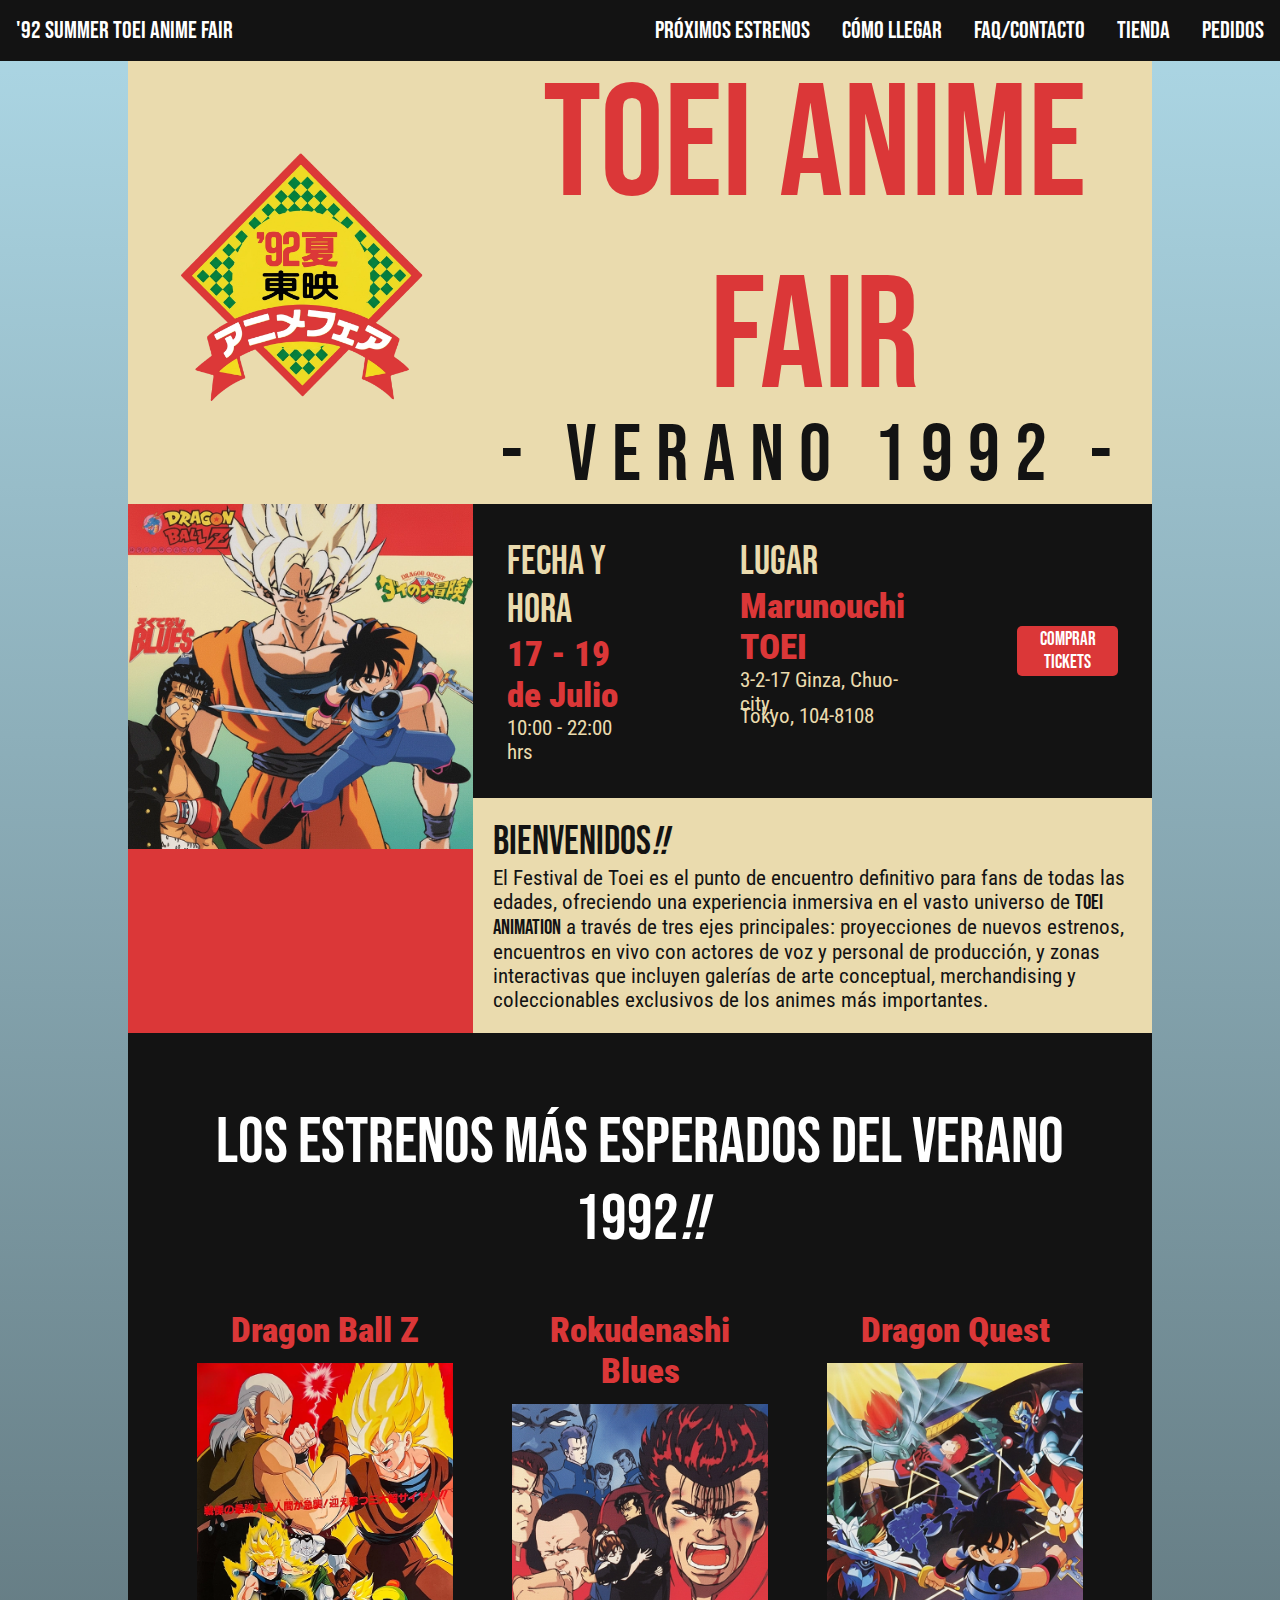
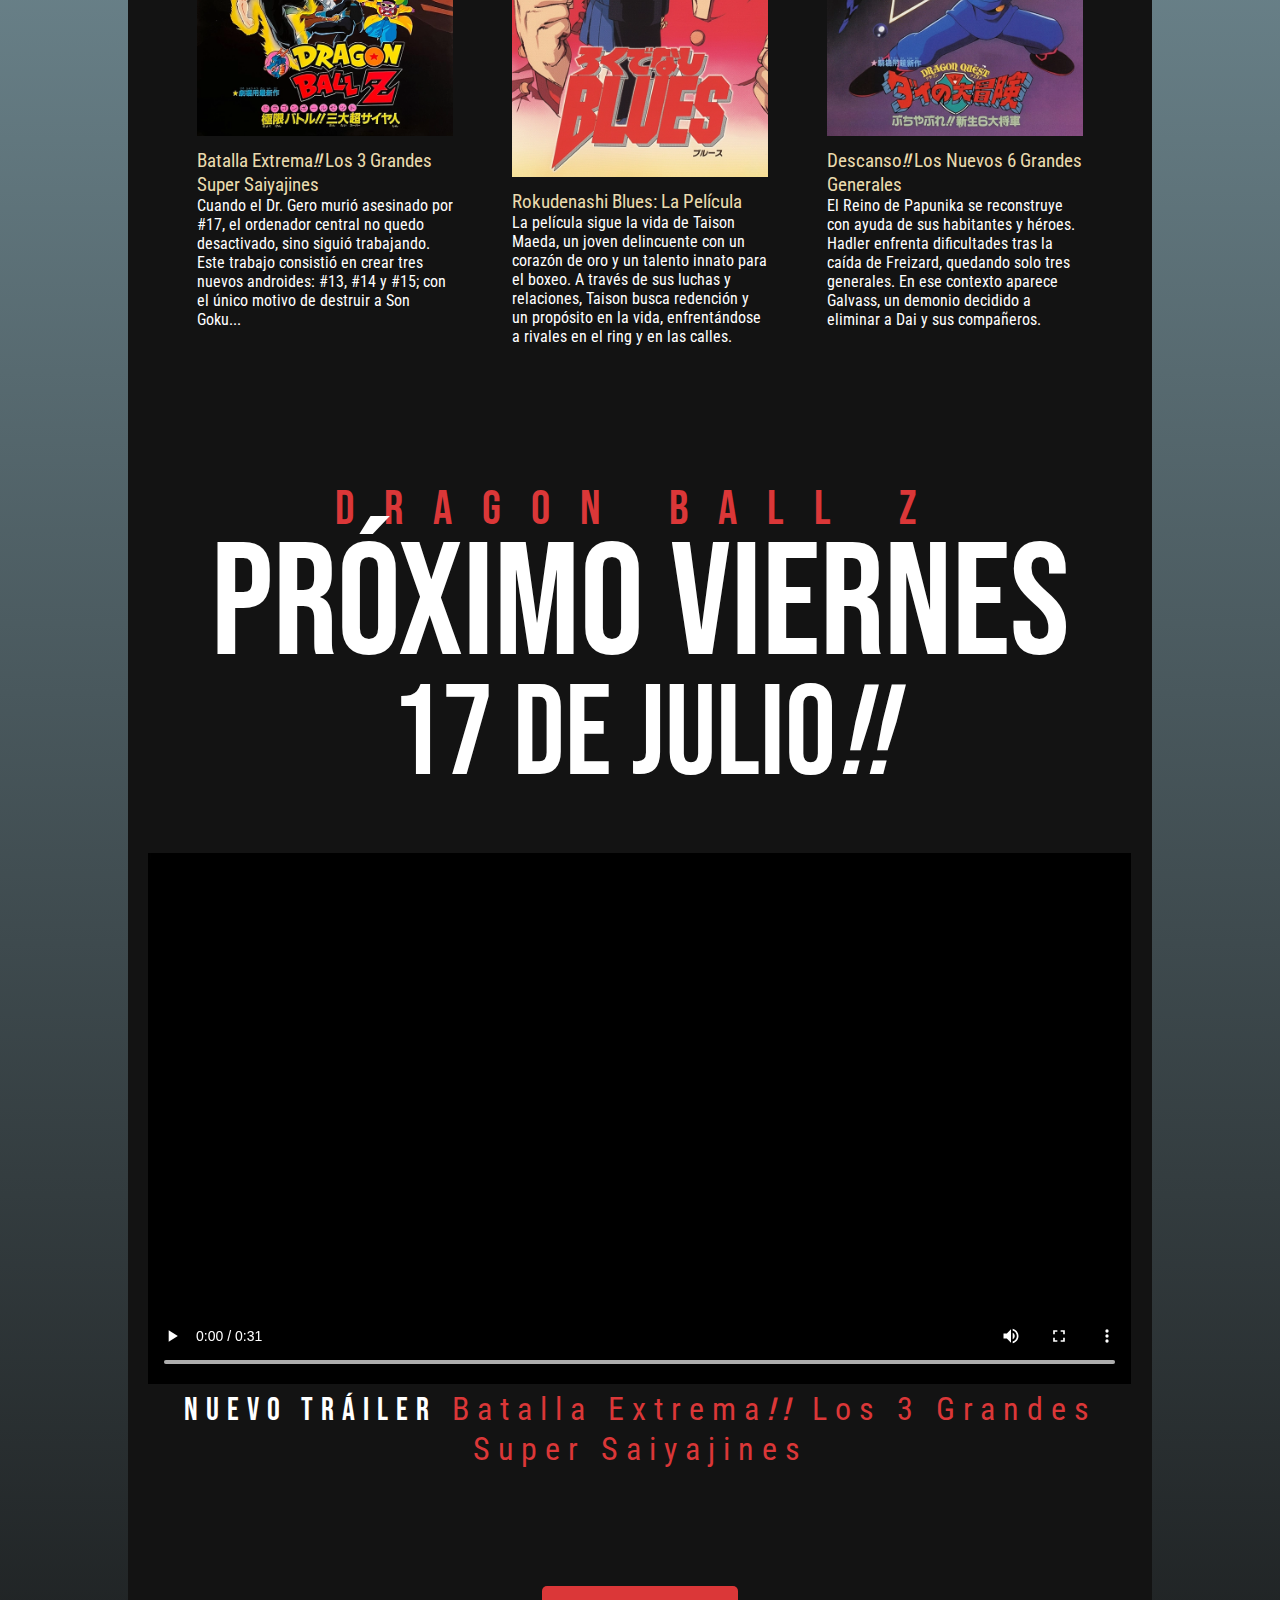
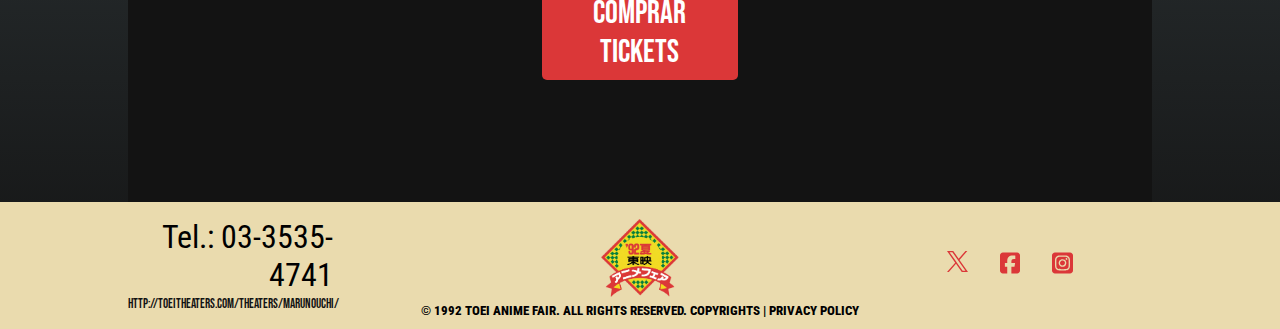
<file: index.html>
<!DOCTYPE html>
<html lang="es">

<head>
    <meta charset="UTF-8">
    <meta name="viewport" content="width=device-width, initial-scale=1.0">
    <title>'92 SUMMER TOEI ANIME FAIR</title>
    <link rel="stylesheet" href="css/style.css">
    <link rel="preconnect" href="https://fonts.googleapis.com">
    <link rel="preconnect" href="https://fonts.gstatic.com" crossorigin>
    <link href="https://fonts.googleapis.com/css2?family=Bebas+Neue&display=swap" rel="stylesheet">
    <link rel="preconnect" href="https://fonts.googleapis.com">
    <link rel="preconnect" href="https://fonts.gstatic.com" crossorigin>
    <link href="https://fonts.googleapis.com/css2?family=Roboto+Condensed:ital,wght@0,100..900;1,100..900&display=swap"
        rel="stylesheet">
    <link href="https://cdn.jsdelivr.net/npm/bootstrap@5.3.8/dist/css/bootstrap.min.css" rel="stylesheet"
        integrity="sha384-sRIl4kxILFvY47J16cr9ZwB07vP4J8+LH7qKQnuqkuIAvNWLzeN8tE5YBujZqJLB" crossorigin="anonymous">
</head>

<body>
    <header>
        <nav>
            <div class="nav-container">
                <a href="index.html" class="logo">'92 SUMMER TOEI ANIME FAIR</a>
                <button class="menu-btn" id="menuBtn">☰</button>
                <ul class="nav-links" id="navLinks">
                    <li><a href="#ESTRENOS">PRÓXIMOS ESTRENOS</a></li>
                    <li><a href="lugar.html">CÓMO LLEGAR</a></li>
                    <li><a href="FAQ.html">FAQ/CONTACTO</a></li>
                    <li><a href="tienda.html">TIENDA</a></li>
                    <li><a href="historial.html">PEDIDOS</a></li>
                </ul>
            </div>
        </nav>
    </header>
    <main>
        <div class="hero">
            <div class="hero-cont">
                <div class="banner">
                    <div class="taf-logo"><img src="img/01_logo.webp" alt="Logo de '92 Toei Anime Fair"
                            title="'92 Toei Anime Fair">
                    </div>
                    <div class="hero-text">
                        <h1 class="title">TOEI ANIME FAIR</h1>
                        <h2 class="subtitle"> <span>- Verano 1992 -</span></h2>
                    </div>
                </div>
            </div>
            <section class="hero-data">
                <div class="movies"><img src="img/02_pelis.webp" alt="">
                </div>
                <div class="data">
                    <div class="info-general">
                        <div class="info-card">
                            <h2>Fecha y Hora</h2>
                            <p><strong>17 - 19 de Julio</strong></p>
                            <p>10:00 - 22:00 hrs</p>
                        </div>
                        <div class="info-card" id="card2">
                            <h2>Lugar</h2>
                            <p><strong>Marunouchi TOEI</strong></p>
                            <p>3-2-17 Ginza, Chuo-city,</p>
                            <p class="h-text">Tokyo, 104-8108</p>
                        </div>
                        <div class="but-cta"><a href="checkout.html" class="cta-button">COMPRAR TICKETS</a></div>
                    </div>
                    <div class="welcome">
                        <h2>Bienvenidos<em>!!</em></h2>
                        <p>El Festival de Toei es el punto de encuentro definitivo para fans de todas las edades,
                            ofreciendo una experiencia inmersiva en el vasto universo de <span>Toei Animation</span> a
                            través de tres ejes
                            principales:
                            proyecciones de nuevos estrenos, encuentros en vivo con actores de
                            voz y personal de producción, y zonas interactivas que incluyen galerías de arte conceptual,
                            merchandising y coleccionables exclusivos de los animes más importantes.</p>
                    </div>
                </div>
            </section>
            <section class="hero-data" id="alt-section">
                <div class="welcome">
                    <div class="movies"><img src="img/02_pelis.webp" alt="">
                    </div>
                    <div class="wel-text">
                        <h2>Bienvenidos<em>!!</em></h2>
                        <p>El Festival de Toei es el punto de encuentro definitivo para fans de todas las edades,
                            ofreciendo una experiencia inmersiva en el vasto universo de <span>Toei Animation</span> a
                            través de tres ejes
                            principales:
                            proyecciones de nuevos estrenos, encuentros en vivo con actores de
                            voz y personal de producción, y zonas interactivas que incluyen galerías de arte conceptual,
                            merchandising y coleccionables exclusivos de los animes más importantes.</p>
                    </div>
                </div>
                <div class="data">
                    <div class="info-general">
                        <div class="info-card">
                            <h2>Fecha y Hora</h2>
                            <p><strong>17 - 19 de Julio</strong></p>
                            <p>10:00 - 22:00 hrs</p>
                        </div>
                        <div class="info-card" id="card3">
                            <h2>Lugar</h2>
                            <p><strong>Marunouchi TOEI</strong></p>
                            <p>3-2-17 Ginza, Chuo-city,</p>
                            <p>Tokyo, 104-8108</p>
                        </div>
                    </div>
                    <div class="but-cta"><a href="checkout.html" class="cta-button">COMPRAR TICKETS</a></div>
                </div>
            </section>
        </div>
        <section ID="ESTRENOS">
            <div class="estrenos_esperados">
                <h2>Los Estrenos Más Esperados del Verano 1992<em>!!</em></h2>
            </div>
            <div class="carteleria">
                <div class="poster">
                    <h3><strong>Dragon Ball Z</strong></h3>
                    <img src="img/03_Dragon_Ball_Z.webp" alt="Dragon Ball Z" title="Afiche de cine">
                    <h4>Batalla Extrema<em>!!</em> Los 3 Grandes Super Saiyajines</h4>
                    <p class="sinopsis">Cuando el Dr. Gero murió asesinado por #17, el ordenador central no quedo
                        desactivado, sino siguió trabajando. Este trabajo consistió en crear tres nuevos androides:
                        #13,
                        #14 y #15; con el único motivo de destruir a Son Goku...</p>
                </div>
                <div class="poster">
                    <h3><strong>Rokudenashi Blues</strong></h3>
                    <img src="img/04_Rokudenashi_Blues.webp" alt="Rokudenashi Blues" title="Afiche de cine">
                    <h4>Rokudenashi Blues: La Película</h4>
                    <p class="sinopsis">La película sigue la vida de Taison Maeda, un joven delincuente con un
                        corazón
                        de oro y un talento innato para el boxeo. A través de sus luchas y relaciones, Taison busca
                        redención y un propósito en la vida, enfrentándose a rivales en el ring y en las calles.</p>
                </div>
                <div class="poster">
                    <h3><strong>Dragon Quest</strong></h3>
                    <img src="img/05_Dragon_Quest.webp" alt="Dragon Quest" title="Afiche de cine">
                    <h4>Descanso<em>!!</em> Los Nuevos 6 Grandes Generales</h4>
                    <p class="sinopsis">El Reino de Papunika se reconstruye con ayuda de sus habitantes y héroes. Hadler
                        enfrenta dificultades tras la caída de Freizard, quedando solo tres generales. En ese contexto
                        aparece Galvass, un demonio decidido a eliminar a Dai y sus compañeros.</p>
                </div>
            </div>
            <div class="alt-card" style="width: 100%;">
                <h3><strong>Dragon Ball Z</strong></h3>
                <img src="img/03_Dragon_Ball_Z.webp" class="card-img-top" alt="...">
                <div class="card-body">
                    <h4 class="card-title">Batalla Extrema<em>!!</em> Los 3 Grandes Super Saiyajines</h4>
                    <p class="card-text">Cuando el Dr. Gero murió asesinado por #17, el ordenador central no quedo
                        desactivado, sino siguió trabajando. Este trabajo consistió en crear tres nuevos androides:
                        #13,
                        #14 y #15; con el único motivo de destruir a Son Goku...</p>
                </div>
                <h3><strong>Rokudenashi Blues</strong></h3>
                <img src="img/04_Rokudenashi_Blues.webp" class="card-img-top" alt="...">
                <div class="card-body">
                    <h4 class="card-title">Rokudenashi Blues: La Película</h4>
                    <p class="card-text">La película sigue la vida de Taison Maeda, un joven delincuente con un
                        corazón
                        de oro y un talento innato para el boxeo. A través de sus luchas y relaciones, Taison busca
                        redención y un propósito en la vida, enfrentándose a rivales tanto en el ring como en las
                        calles.</p>
                </div>
                <h3><strong>Dragon Quest</strong></h3>
                <img src="img/05_Dragon_Quest.webp" class="card-img-top" alt="...">
                <div class="card-body">
                    <h4 class="card-title">Descanso<em>!!</em> Los Nuevos 6 Grandes Generales</h4>
                    <p class="card-text">El Reino de Papunika se reconstruye con ayuda de sus habitantes y héroes.
                        Hadler
                        enfrenta dificultades tras la caída de Freizard, quedando solo tres generales. En ese contexto
                        aparece Galvass, un demonio decidido a eliminar a Dai y sus compañeros.</p>
                </div>
            </div>
        </section>
        <div class="trailer">
            <div class="text-video">
                <div>
                    <p><span>DRAGON BALL Z</span></p>
                    <h2>PRÓXIMO VIERNES</h2>
                    <h2 class="h2-jul">17 DE JULIO<em>!!</em></h2>
                </div>
                <div class="cont-video"><video controls>
                        <source src="img/12_Trailer.mp4" type="video/mp4">
                    </video>
                    <p class="p-video"><span>Nuevo tráiler</span> Batalla Extrema<em>!!</em> Los 3 Grandes Super Saiyajines</p>
                    <div class="cta-video"><a href="checkout.html" class="cta-button">COMPRAR TICKETS</a></div>
                </div>
            </div>
        </div>
    </main>
    <footer>
        <div class="foot-desktop">
            <div class="foot-1">
                <p>Tel.: 03-3535-4741</p>
                <a href="http://toeitheaters.com/theaters/marunouchi/">http://toeitheaters.com/theaters/marunouchi/</a>
            </div>
            <div class="foot-2">
                <a href="/index.html"><img src="img/01_logo.webp" alt="Logo de '92 Toei Anime Fair"
                        title="Click para volver"></a>
                <p>© 1992 TOEI ANIME FAIR. ALL RIGHTS RESERVED. COPYRIGHTS | PRIVACY POLICY</p>
            </div>
            <div class="foot-3">
                <a class="redes" href="https://x.com/ToeiAnimationLA/"><img src="img/09_X.svg" alt="Ícono de X"
                        title="Ir a X"></a>
                <a class="redes" href="https://www.facebook.com/ToeiAnimationLATAM"><img src="img/07_Facebook.svg"
                        alt="Ícono de Facebook" title="Ir a Facebook"></a>
                <a class="redes" href="https://www.instagram.com/toeianimationlatam/"><img src="img/08_Instagram.svg"
                        alt="Ícono de Instagram" title="Ir a Instagram"></a>
            </div>
        </div>
        <div class="foot-tablet">
            <div class="foot-2">
                <a href="/index.html"><img src="img/01_logo.webp" alt="Logo de '92 Toei Anime Fair"
                        title="Click para volver"></a>
                <p>© 1992 TOEI ANIME FAIR. ALL RIGHTS RESERVED. COPYRIGHTS | PRIVACY POLICY</p>
            </div>
            <div class="foot-1">
                <div class="foot-3">
                    <a class="redes" href="https://x.com/ToeiAnimationLA/"><img src="img/09_X.svg" alt="Ícono de X"
                            title="Ir a X"></a>
                    <a class="redes" href="https://www.facebook.com/ToeiAnimationLATAM"><img src="img/07_Facebook.svg"
                            alt="Ícono de Facebook" title="Ir a Facebook"></a>
                    <a class="redes" href="https://www.instagram.com/toeianimationlatam/"><img
                            src="img/08_Instagram.svg" alt="Ícono de Instagram" title="Ir a Instagram"></a>
                </div>
                <p>Tel.: 03-3535-4741</p>
                <a href="http://toeitheaters.com/theaters/marunouchi/">http://toeitheaters.com/theaters/marunouchi/</a>
            </div>
        </div>
        <div class="foot-mobile">
            <div class="foot-1">
                <div class="foot-3">
                    <a class="redes" href="https://x.com/ToeiAnimationLA/"><img src="img/09_X.svg" alt="Ícono de X"
                            title="Ir a X"></a>
                    <a class="redes" href="https://www.facebook.com/ToeiAnimationLATAM"><img src="img/07_Facebook.svg"
                            alt="Ícono de Facebook" title="Ir a Facebook"></a>
                    <a class="redes" href="https://www.instagram.com/toeianimationlatam/"><img
                            src="img/08_Instagram.svg" alt="Ícono de Instagram" title="Ir a Instagram"></a>
                </div>
                <p>Tel.: 03-3535-4741</p>
                <a href="http://toeitheaters.com/theaters/marunouchi/">http://toeitheaters.com/theaters/marunouchi/</a>
            </div>
            <div class="foot-2">
                <a href="/index.html"><img src="img/01_logo.webp" alt="Logo de '92 Toei Anime Fair"
                        title="Click para volver"></a>
                <p>© 1992 TOEI ANIME FAIR. ALL RIGHTS RESERVED. COPYRIGHTS | PRIVACY POLICY</p>
            </div>
        </div>
    </footer>
    <script src="js/indexScript.js"></script>
</body>

</html>
</file>
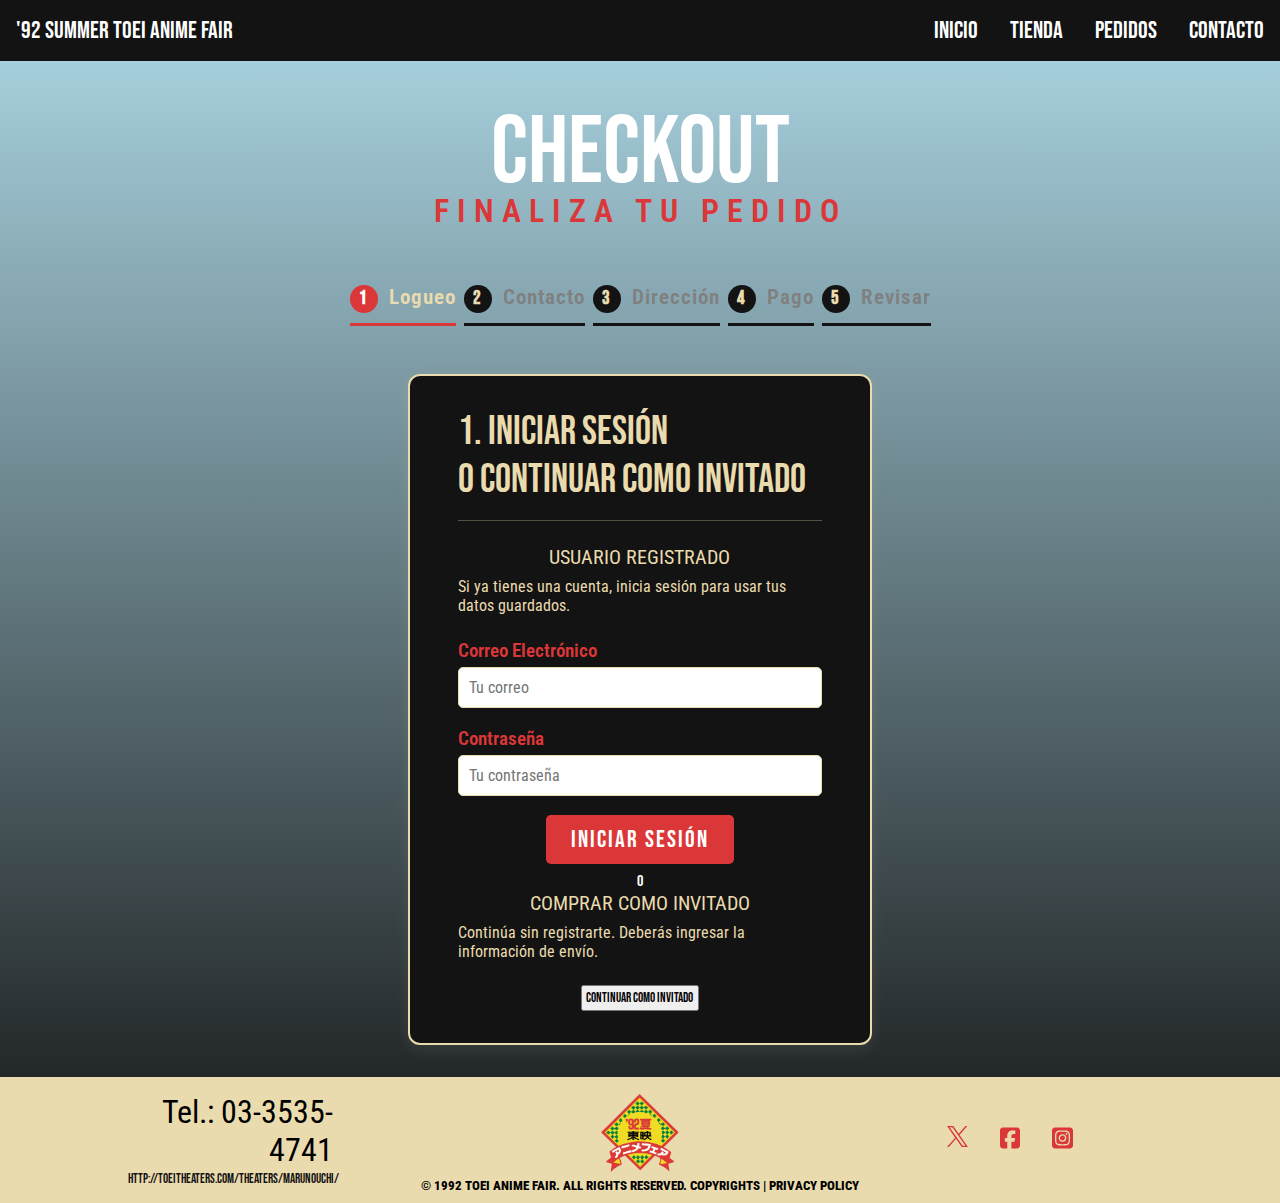
<file: checkout.html>
<!DOCTYPE html>
<html lang="es">

<head>
    <meta charset="UTF-8">
    <meta name="viewport" content="width=device-width, initial-scale=1.0">
    <title>Checkout - Finalizar Compra </title>
    <link rel="stylesheet"
        href="https://fonts.googleapis.com/css2?family=Bebas+Neue&family=Roboto+Condensed:wght@400;600;900&display=swap">
    <link rel="stylesheet" href="css/tienda.css">
    <link rel="stylesheet" href="css/checkout.css">
    <link rel="stylesheet" href="https://cdnjs.cloudflare.com/ajax/libs/font-awesome/6.0.0-beta3/css/all.min.css">
</head>

<body>
    <header>
        <nav>
            <div class="nav-container">
                <a href="index.html" class="logo">'92 SUMMER TOEI ANIME FAIR</a>
                <ul class="nav-links">
                    <li><a href="index.html">INICIO</a></li>
                    <li><a href="tienda.html">TIENDA</a></li>
                    <li><a href="historial.html">PEDIDOS</a></li>
                    <li><a href="FAQ.html">CONTACTO</a></li>
                </ul>
                <button class="menu-btn"><i class="fas fa-bars"></i></button>
            </div>
        </nav>
    </header>

    <main class="checkout-main">
        <section class="checkout-pasos">
            <h1>CHECKOUT</h1>
            <h2>FINALIZA TU PEDIDO</h2>
            <div class="alt-step">
                <div class="step-indicator">
                    <div class="step active" id="indicator-1"><span>1</span> Logueo</div>
                    <div class="step" id="indicator-2"><span>2</span> Contacto</div>
                    <div class="step" id="indicator-3"><span>3</span> Dirección</div>
                    <div class="step" id="indicator-4"><span>4</span> Pago</div>
                    <div class="step" id="indicator-5"><span>5</span> Revisar</div>
                </div>
            </div>
            <div class="order-summary-card hidden">
                <h3>RESUMEN DEL PEDIDO</h3>
                <div class="item-list">
                    <p><strong>Vol. 2</strong> (x1) - <span class="price">¥1.200</span></p>
                    <p><strong>Vol. 8</strong> (x1) - <span class="price">¥900</span></p>
                    <p><strong>Vol. 11</strong> (x1) - <span class="price">¥1.200</span></p>
                </div>
                <div class="total-line">
                    <p>Subtotal:</p>
                    <p>¥3.300</p>
                </div>
                <div class="total-line">
                    <p>Envío (Express):</p>
                    <p>¥1.700</p>
                </div>
                <div class="total-line total-final">
                    <p><strong>TOTAL A PAGAR:</strong></p>
                    <p><strong>¥5.000</strong></p>
                </div>
            </div>

            <div class="checkout-card" id="step-1">
                <div class="checkout-content">
                    <h3>1. INICIAR SESIÓN<br> O CONTINUAR COMO INVITADO</h3>
                    <div class="auth-options">
                        <div class="login-section">
                            <h4>USUARIO REGISTRADO</h4>
                            <p>Si ya tienes una cuenta, inicia sesión para usar tus datos guardados.</p>
                            <div class="form-group">
                                <label for="login-correo">Correo Electrónico</label>
                                <input type="email" id="login-correo" placeholder="Tu correo">
                            </div>
                            <div class="form-group">
                                <label for="login-pass">Contraseña</label>
                                <input type="password" id="login-pass" placeholder="Tu contraseña">
                            </div>
                            <button class="cta-button" onclick="loginAndContinue()">INICIAR SESIÓN</button>
                        </div>

                        <div class="divider">
                            <span>O</span>
                        </div>

                        <div class="guest-section">
                            <h4>COMPRAR COMO INVITADO</h4>
                            <p>Continúa sin registrarte. Deberás ingresar la información de envío.</p>
                            <button class="secondary-button" onclick="nextStep(2)">CONTINUAR COMO INVITADO</button>
                        </div>
                    </div>
                </div>
            </div>

            <div class="checkout-card hidden" id="step-2">
                <div class="checkout-content">
                    <h3>2. INFORMACIÓN DE CONTACTO</h3>
                    <div class="form-group">
                        <label for="contact-nombre">Nombre Completo</label>
                        <input type="text" id="contact-nombre" placeholder="Introduce tu nombre" required>
                    </div>
                    <div class="form-group">
                        <label for="contact-correo">Correo Electrónico</label>
                        <input type="email" id="contact-correo" placeholder="Introduce tu correo" required>
                    </div>
                    <p class="warning-text">Tu correo será usado para enviar la confirmación del pedido.</p>
                    <div class="actions">
                        <button class="secondary-button2" onclick="prevStep(1)">VOLVER A LOGUEO</button>
                        <button class="cta-button2" onclick="nextStep(3)">CONTINUAR A ENVÍO</button>
                    </div>
                </div>
            </div>

            <div class="checkout-card hidden" id="step-3">
                <div class="checkout-content">
                    <h3>3. DIRECCIÓN Y MÉTODO DE ENVÍO</h3>
                    <div class="form-group">
                        <label for="direccion">Dirección de Envío</label>
                        <input type="text" id="direccion" placeholder="Calle, número, departamento" required>
                    </div>
                    <div class="card-row">
                        <div class="form-group">
                            <label for="ciudad">Ciudad</label>
                            <input type="text" id="ciudad" placeholder="Ciudad" required>
                        </div>
                        <div class="form-group">
                            <label for="pais">País</label>
                            <input type="text" id="pais" placeholder="País" required>
                        </div>
                    </div>

                    <div class="shipping-options">
                        <h4>OPCIONES DE ENVÍO</h4>
                        <label class="radio-label active-method">
                            <input type="radio" name="shipping" value="express" checked>
                            Envío Express (1-2 días) - **¥1.700**
                        </label>
                        <label class="radio-label">
                            <input type="radio" name="shipping" value="standard">
                            Envío Estándar (5-7 días) - **¥800**
                        </label>
                    </div>

                    <div class="actions">
                        <button class="secondary-button2" onclick="prevStep(2)">VOLVER A CONTACTO</button>
                        <button class="cta-button2" onclick="nextStep(4)">CONTINUAR AL PAGO</button>
                    </div>
                </div>
            </div>

            <div class="checkout-card hidden" id="step-4">
                <div class="checkout-content">
                    <h3>4. INFORMACIÓN DE PAGO</h3>
                    <div class="payment-methods">
                        <div class="card-details">
                            <div class="form-group">
                                <label for="card-number">Número de Tarjeta</label>
                                <input type="text" id="card-number" placeholder="XXXX XXXX XXXX XXXX" required maxlength="16" inputmode="numeric">
                            </div>
                            <div class="card-row">
                                <div class="form-group">
                                    <label for="expiry">Fecha Exp.</label>
                                    <input type="text" id="expiry" placeholder="MM/AA" required>
                                </div>
                                <div class="form-group">
                                    <label for="cvv">CVV</label>
                                    <input type="text" id="cvv" placeholder="123" required>
                                </div>
                            </div>
                        </div>
                        <h4>MÉTODO DE PAGO</h4>
                        <div class="method-select">
                            <li class="radio-label active-method">
                                <label class="radio-label">
                                    <input type="radio" name="payment" value="bank">
                                    Transferencia Bancaria
                                </label>
                                <label class="radio-label">
                                    <input type="radio" name="payment" value="card" checked>
                                    Tarjeta de Crédito/Débito
                                </label>
                                <label class="radio-label">
                                    <input type="radio" name="payment" value="paypal">
                                    PayPal
                                </label>
                            </li>
                        </div>
                    </div>

                    <div class="actions">
                        <button class="secondary-button2" onclick="prevStep(3)">VOLVER A ENVÍO</button>
                        <button class="cta-button2" onclick="nextStep(5)">REVISAR PEDIDO</button>
                    </div>
                </div>
            </div>

            <div class="checkout-card hidden" id="step-5">
                <div class="checkout-content">
                    <h3>5. REVISAR Y CONFIRMAR</h3>
                    <div class="confirmation-details">
                        <h4>DETALLE DE ENVÍO:</h4>
                        <p id="conf-nombre">Nombre: <strong>[Nombre de Prueba]</strong></p>
                        <p id="conf-direccion">Dirección: <strong>[Dirección de Prueba]</strong></p>
                        <p id="conf-envio">Método de Envío: <strong>[Express - $15.00 USD]</strong></p>
                        <h4>MÉTODO DE PAGO:</h4>
                        <p id="conf-pago">Método de Pago: <strong>[Tarjeta (Terminada en XXXX)]</strong></p>

                        <div class="total-final-review">
                            <p><strong>TOTAL A PAGAR:</strong></p>
                            <p id="conf-total"><strong>¥5.000</strong></p>
                        </div>

                        <p class="warning-text">Al hacer clic en "FINALIZAR COMPRA", confirmas el pedido y autorizas el
                            pago.</p>
                    </div>
                    <div class="actions">
                        <button class="secondary-button2" onclick="prevStep(4)">VOLVER A PAGO</button>
                        <button class="cta-button2" onclick="finalizeOrder()">FINALIZAR COMPRA</button>
                    </div>
                </div>
            </div>

            <div class="checkout-card hidden final-message" id="step-6">
                <div class="checkout-content">
                    <h3>¡PEDIDO PROCESADO CON ÉXITO!</h3>
                    <p>Tu pedido ha sido procesado y se ha enviado una confirmación a tu correo electrónico.</p>
                    <p>¡Gracias por tu compra en '92 SUMMER TOEI ANIME FAIR!</p>
                    <div class="actions" style="justify-content: center; border-top: none;">
                        <button class="cta-button2" onclick="window.location.href='index.html'">VOLVER AL INICIO</button>
                    </div>
                </div>
            </div>

        </section>
    </main>

    <footer>
        <div class="foot-desktop">
            <div class="foot-1">
                <p>Tel.: 03-3535-4741</p>
                <a href="http://toeitheaters.com/theaters/marunouchi/">http://toeitheaters.com/theaters/marunouchi/</a>
            </div>
            <div class="foot-2">
                <a href="/index.html"><img src="img/01_logo.webp" alt="Logo de '92 Toei Anime Fair"
                        title="Click para volver"></a>
                <p>© 1992 TOEI ANIME FAIR. ALL RIGHTS RESERVED. COPYRIGHTS | PRIVACY POLICY</p>
            </div>
            <div class="foot-3">
                <a class="redes" href="https://x.com/ToeiAnimationLA/"><img src="img/09_X.svg" alt="Ícono de X"
                        title="Ir a X"></a>
                <a class="redes" href="https://www.facebook.com/ToeiAnimationLATAM"><img src="img/07_Facebook.svg"
                        alt="Ícono de Facebook" title="Ir a Facebook"></a>
                <a class="redes" href="https://www.instagram.com/toeianimationlatam/"><img src="img/08_Instagram.svg"
                        alt="Ícono de Instagram" title="Ir a Instagram"></a>
            </div>
        </div>
        <div class="foot-tablet">
            <div class="foot-2">
                <a href="/index.html"><img src="img/01_logo.webp" alt="Logo de '92 Toei Anime Fair"
                        title="Click para volver"></a>
                <p>© 1992 TOEI ANIME FAIR. ALL RIGHTS RESERVED. COPYRIGHTS | PRIVACY POLICY</p>
            </div>
            <div class="foot-1">
                <div class="foot-3">
                    <a class="redes" href="https://x.com/ToeiAnimationLA/"><img src="img/09_X.svg" alt="Ícono de X"
                            title="Ir a X"></a>
                    <a class="redes" href="https://www.facebook.com/ToeiAnimationLATAM"><img src="img/07_Facebook.svg"
                            alt="Ícono de Facebook" title="Ir a Facebook"></a>
                    <a class="redes" href="https://www.instagram.com/toeianimationlatam/"><img
                            src="img/08_Instagram.svg" alt="Ícono de Instagram" title="Ir a Instagram"></a>
                </div>
                <p>Tel.: 03-3535-4741</p>
                <a href="http://toeitheaters.com/theaters/marunouchi/">http://toeitheaters.com/theaters/marunouchi/</a>
            </div>
        </div>
        <div class="foot-mobile">
            <div class="foot-1">
                <div class="foot-3">
                    <a class="redes" href="https://x.com/ToeiAnimationLA/"><img src="img/09_X.svg" alt="Ícono de X"
                            title="Ir a X"></a>
                    <a class="redes" href="https://www.facebook.com/ToeiAnimationLATAM"><img src="img/07_Facebook.svg"
                            alt="Ícono de Facebook" title="Ir a Facebook"></a>
                    <a class="redes" href="https://www.instagram.com/toeianimationlatam/"><img
                            src="img/08_Instagram.svg" alt="Ícono de Instagram" title="Ir a Instagram"></a>
                </div>
                <p>Tel.: 03-3535-4741</p>
                <a href="http://toeitheaters.com/theaters/marunouchi/">http://toeitheaters.com/theaters/marunouchi/</a>
            </div>
            <div class="foot-2">
                <a href="/index.html"><img src="img/01_logo.webp" alt="Logo de '92 Toei Anime Fair"
                        title="Click para volver"></a>
                <p>© 1992 TOEI ANIME FAIR. ALL RIGHTS RESERVED. COPYRIGHTS | PRIVACY POLICY</p>
            </div>
        </div>
    </footer>


    <script src="js/checkout.js"></script>
</body>

</html>
</file>
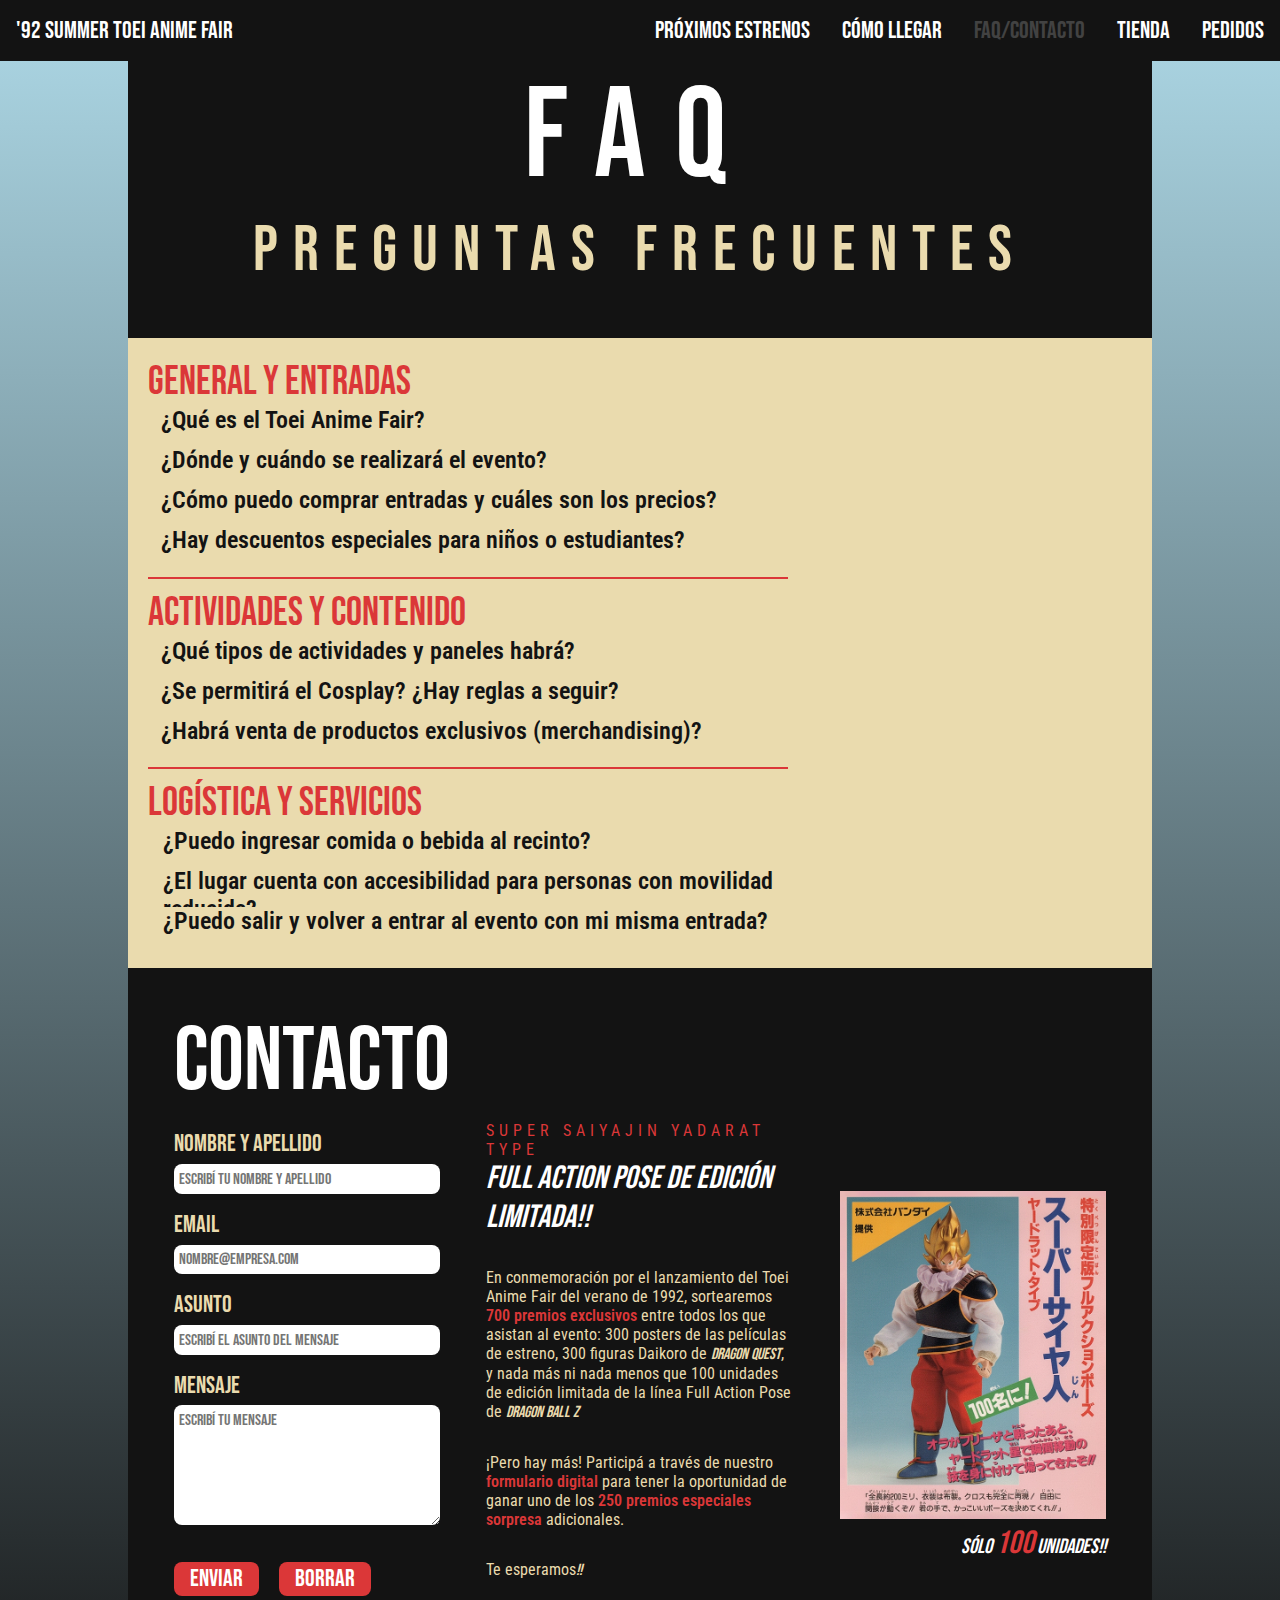
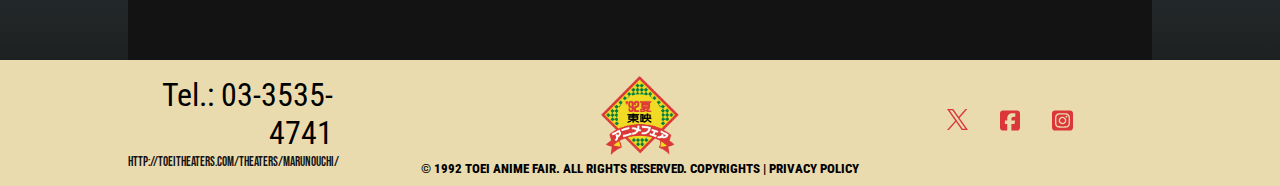
<file: FAQ.html>
<!DOCTYPE html>
<html lang="es">

<head>
    <meta charset="UTF-8">
    <meta name="viewport" content="width=device-width, initial-scale=1.0">
    <title>Contacto/FAQ</title>
    <link rel="stylesheet" href="css/style.css">
    <link rel="preconnect" href="https://fonts.googleapis.com">
    <link rel="preconnect" href="https://fonts.gstatic.com" crossorigin>
    <link href="https://fonts.googleapis.com/css2?family=Bebas+Neue&display=swap" rel="stylesheet">
    <link rel="preconnect" href="https://fonts.googleapis.com">
    <link rel="preconnect" href="https://fonts.gstatic.com" crossorigin>
    <link href="https://fonts.googleapis.com/css2?family=Roboto+Condensed:ital,wght@0,100..900;1,100..900&display=swap"
        rel="stylesheet">
</head>

<body>
    <header id="INICIO">
        <nav>
            <div class="nav-container">
                <a href="index.html" class="logo">'92 SUMMER TOEI ANIME FAIR</a>
                <button class="menu-btn" id="menuBtn">☰</button>
                <ul class="nav-links" id="navLinks">
                    <li><a href="index.html#ESTRENOS">PRÓXIMOS ESTRENOS</a></li>
                    <li><a href="lugar.html">CÓMO LLEGAR</a></li>
                    <li class="disabled"><a href="FAQ.html">FAQ/CONTACTO</a></li>
                    <li><a href="tienda.html">TIENDA</a></li>
                    <li><a href="historial.html">PEDIDOS</a></li>
                </ul>
            </div>
        </nav>
        <div class="FAQ">
            <h1>FAQ</h1>
            <h2>Preguntas Frecuentes</h2>
        </div>
    </header>
    <main>
        <div class="cuestionario">
            <div class="bloque">
                <h2>General y Entradas</h2>
                <div class="pregunta">
                    <h3>¿Qué es el Toei Anime Fair?</h3>
                    <p>Es un evento anual/bianual que celebra las franquicias de animación de Toei Animation (Dragon
                        Ball,
                        One Piece, Saint Seiya, Digimon, Sailor Moon, etc.), con proyecciones especiales, invitados,
                        stands
                        de merchandising y actividades interactivas.</p>
                </div>
                <div class="pregunta">
                    <h3>¿Dónde y cuándo se realizará el evento?</h3>
                    <p>Se llevará a cabo en el edificio Marunouchi TOEI, los días 17, 18 y 19 de Julio de 1992, de 10 a
                        20hs.</p>
                </div>
                <div class="pregunta">
                    <h3>¿Cómo puedo comprar entradas y cuáles son los precios?</h3>
                    <p>Las entradas están disponibles a través de nuestra **Pasarela de Pago Online** (`checkout.html`),
                        haciendo clic en el botón "COMPRAR TICKETS" en la página principal, o directamente en la puerta
                        del evento. Ofrecemos entradas por día, abonos de fin de semana y pases VIP con
                        acceso
                        prioritario y regalos exclusivos.
                        Los precios van desde 1500 yenes hasta 3500 yenes.</p>
                </div>
                <div class="pregunta">
                    <h3>¿Hay descuentos especiales para niños o estudiantes?</h3>
                    <p>Sí, los niños menores de 8 años entran gratis mientras que los de entre 9 y 14 años acceden con
                        un
                        50% de descuento. Los estudiantes con
                        credencial vigente tienen un 15% de descuento en la entrada general (solo venta en taquilla).
                    </p>
                </div>
            </div>
            <div class="bloque">
                <h2>Actividades y Contenido</h2>
                <div class="pregunta">
                    <h3>¿Qué tipos de actividades y paneles habrá?</h3>
                    <p>El evento incluye paneles con actores de voz (Seiyuu), proyecciones exclusivas, zonas de
                        videojuegos,
                        concursos de cosplay, torneos de cartas coleccionables y talleres de dibujo de animación.
                        Próximamente incorporaremos una agenda completa del programa en la sección "Actividades".
                        ¡Regresa a
                        nuestro sitio web a partir de Marzo de 1992 para enterarte de todas las novedades!</p>
                </div>
                <div class="pregunta">
                    <h3>¿Se permitirá el Cosplay? ¿Hay reglas a seguir?</h3>
                    <p>¡Absolutamente! El cosplay es bienvenido. Por seguridad, está prohibido el uso de armas réplicas
                        de
                        metal, objetos afilados, o cualquier vestuario que obstruya el paso. Consulta el reglamento
                        completo
                        de cosplay en el sitio.</p>
                </div>
                <div class="pregunta">
                    <h3>¿Habrá venta de productos exclusivos (merchandising)?</h3>
                    <p>Sí, contaremos con una tienda oficial de Toei Animation y stands de distribuidores autorizados
                        con
                        figuras, ropa, manga y artículos exclusivos del evento que no se encuentran en tiendas
                        regulares.
                        Por ejemplo, en esta ocasión contaremos con grandes sorpresas para los fans de Dragon Ball Z y
                        Dragon Quest. ¡No te las podés perder!
                    </p>
                </div>
            </div>
            <div class="bloque3">
                <h2>Logística y Servicios</h2>
                <div class="pregunta">
                    <h3>¿Puedo ingresar comida o bebida al recinto?</h3>
                    <p>No está permitido ingresar alimentos ni bebidas del exterior, a excepción de agua embotellada.
                        Dentro
                        del recinto habrá un patio de comidas con diversas opciones para todos los gustos.</p>
                </div>
                <div class="pregunta">
                    <h3>¿El lugar cuenta con accesibilidad para personas con movilidad reducida?</h3>
                    <p>Sí, el edificio Marunouchi TOEI cuenta con rampas de acceso, ascensores y baños adaptados. El
                        personal de
                        staff estará disponible para asistir en todo momento.</p>
                </div>
                <div class="pregunta">
                    <h3>¿Puedo salir y volver a entrar al evento con mi misma entrada?</h3>
                    <p>Sí, al salir se te colocará una pulsera/sello de reingreso que te permitirá volver a entrar ese
                        mismo
                        día. Asegúrate de conservar tu boleto original.</p>
                </div>
            </div>
        </div>
        <div class="contacto">
            <div class="datos">
                <h2>Contacto</h2>
                <div class="formulario">
                    <form action="#" method="post">
                        <label>Nombre y Apellido</label>
                        <input type="text" name="name" placeholder="Escribí tu nombre y apellido" required>
                        <label>Email</label>
                        <input type="email" name="email" placeholder="nombre@empresa.com" required>
                        <label>Asunto</label>
                        <input type="text" name="asunto" placeholder="Escribí el asunto del mensaje" required>
                        <label>Mensaje</label>
                        <textarea name="message" placeholder="Escribí tu mensaje" required></textarea>
                        <button type="submit">Enviar</button>
                        <button type="reset">Borrar</button>
                    </form>
                </div>
            </div>
            <div class="sorteo">
                <h2><em>Full Action Pose de edición limitada!!</em></h2>
                <h3>SUPER SAIYAJIN YADARAT TYPE</h3>
                <p>En conmemoración por el lanzamiento del Toei Anime Fair del verano de 1992, sortearemos <strong>700
                        premios
                        exclusivos</strong> entre todos los que asistan al evento: 300 posters de las películas de
                    estreno, 300 figuras Daikoro de <em>Dragon Quest</em>, y nada más ni nada menos que 100 unidades de
                    edición
                    limitada de la línea Full Action Pose de <em>Dragon Ball Z</em> </p>
                <p>¡Pero hay más! Participá a través de nuestro <strong>formulario digital</strong> para tener la
                    oportunidad de ganar uno de los <strong>250 premios especiales sorpresa</strong> adicionales.</p>
                <p>Te esperamos<em>!!</em>
                </p>
            </div>
            <div class="datos">
                <div class="foto">
                    <img src="img/06_Yadarat.webp" alt="Publicidad" title="Super Saiyajin Yadat Type">
                    <p><em>Sólo <span>100</span> unidades!!</em></p>
                </div>
            </div>
        </div>
    </main>
    <footer>
        <div class="foot-desktop">
            <div class="foot-1">
                <p>Tel.: 03-3535-4741</p>
                <a href="http://toeitheaters.com/theaters/marunouchi/">http://toeitheaters.com/theaters/marunouchi/</a>
            </div>
            <div class="foot-2">
                <a href="/index.html"><img src="img/01_logo.webp" alt="Logo de '92 Toei Anime Fair"
                        title="Click para volver"></a>
                <p>© 1992 TOEI ANIME FAIR. ALL RIGHTS RESERVED. COPYRIGHTS | PRIVACY POLICY</p>
            </div>
            <div class="foot-3">
                <a class="redes" href="https://x.com/ToeiAnimationLA/"><img src="img/09_X.svg" alt="Ícono de X"
                        title="Ir a X"></a>
                <a class="redes" href="https://www.facebook.com/ToeiAnimationLATAM"><img src="img/07_Facebook.svg"
                        alt="Ícono de Facebook" title="Ir a Facebook"></a>
                <a class="redes" href="https://www.instagram.com/toeianimationlatam/"><img src="img/08_Instagram.svg"
                        alt="Ícono de Instagram" title="Ir a Instagram"></a>
            </div>
        </div>
        <div class="foot-tablet">
            <div class="foot-2">
                <a href="/index.html"><img src="img/01_logo.webp" alt="Logo de '92 Toei Anime Fair"
                        title="Click para volver"></a>
                <p>© 1992 TOEI ANIME FAIR. ALL RIGHTS RESERVED. COPYRIGHTS | PRIVACY POLICY</p>
            </div>
            <div class="foot-1">
                <div class="foot-3">
                    <a class="redes" href="https://x.com/ToeiAnimationLA/"><img src="img/09_X.svg" alt="Ícono de X"
                            title="Ir a X"></a>
                    <a class="redes" href="https://www.facebook.com/ToeiAnimationLATAM"><img src="img/07_Facebook.svg"
                            alt="Ícono de Facebook" title="Ir a Facebook"></a>
                    <a class="redes" href="https://www.instagram.com/toeianimationlatam/"><img
                            src="img/08_Instagram.svg" alt="Ícono de Instagram" title="Ir a Instagram"></a>
                </div>
                <p>Tel.: 03-3535-4741</p>
                <a href="http://toeitheaters.com/theaters/marunouchi/">http://toeitheaters.com/theaters/marunouchi/</a>
            </div>
        </div>
        <div class="foot-mobile">
            <div class="foot-1">
                <div class="foot-3">
                    <a class="redes" href="https://x.com/ToeiAnimationLA/"><img src="img/09_X.svg" alt="Ícono de X"
                            title="Ir a X"></a>
                    <a class="redes" href="https://www.facebook.com/ToeiAnimationLATAM"><img src="img/07_Facebook.svg"
                            alt="Ícono de Facebook" title="Ir a Facebook"></a>
                    <a class="redes" href="https://www.instagram.com/toeianimationlatam/"><img
                            src="img/08_Instagram.svg" alt="Ícono de Instagram" title="Ir a Instagram"></a>
                </div>
                <p>Tel.: 03-3535-4741</p>
                <a href="http://toeitheaters.com/theaters/marunouchi/">http://toeitheaters.com/theaters/marunouchi/</a>
            </div>
            <div class="foot-2">
                <a href="/index.html"><img src="img/01_logo.webp" alt="Logo de '92 Toei Anime Fair"
                        title="Click para volver"></a>
                <p>© 1992 TOEI ANIME FAIR. ALL RIGHTS RESERVED. COPYRIGHTS | PRIVACY POLICY</p>
            </div>
        </div>
    </footer>
    <script src="js/javascript.js"></script>
    <script src="js/indexScript.js"></script>
</body>

</html>
</file>
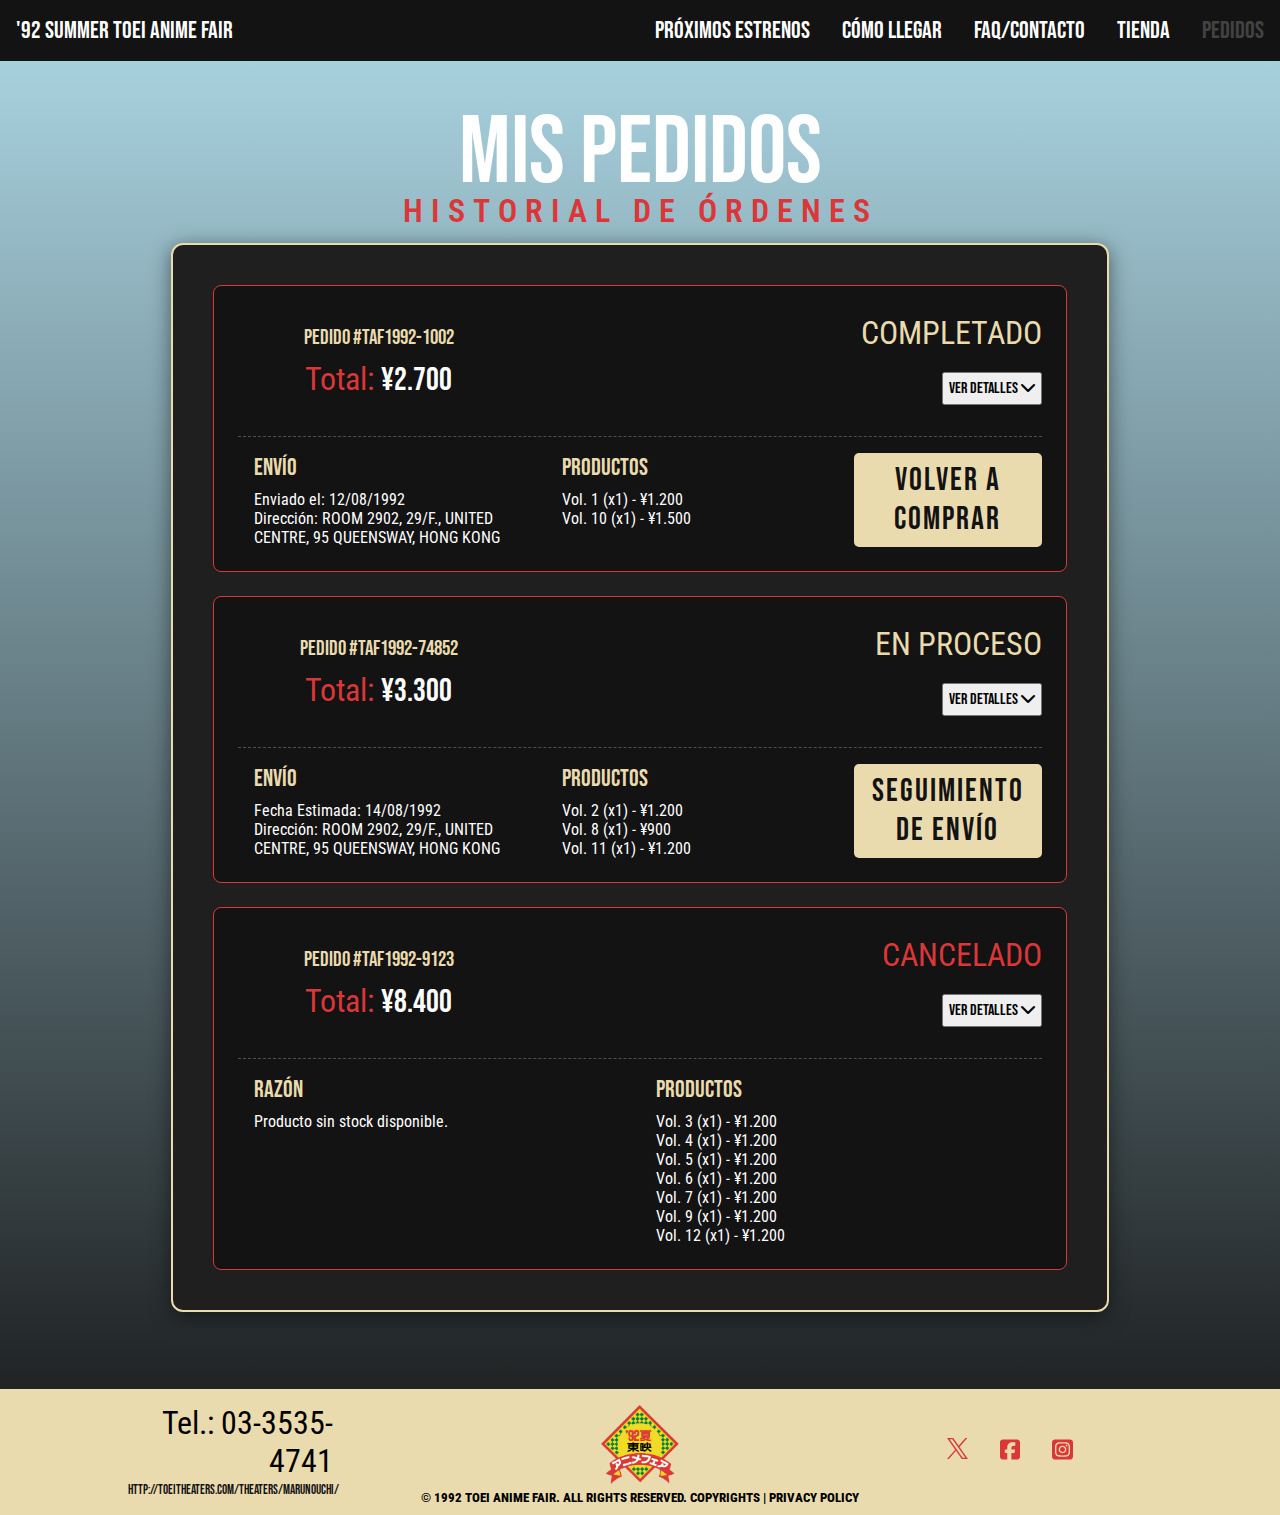
<file: historial.html>
<!DOCTYPE html>
<html lang="es">

<head>
    <meta charset="UTF-8">
    <meta name="viewport" content="width=device-width, initial-scale=1.0">
    <title>Historial de Pedidos -</title>
    <link rel="stylesheet"
        href="https://fonts.googleapis.com/css2?family=Bebas+Neue&family=Roboto+Condensed:wght@400;600;900&display=swap">
    <link rel="stylesheet" href="css/tienda.css">
    <link rel="stylesheet" href="css/checkout.css">
    <link rel="stylesheet" href="https://cdnjs.cloudflare.com/ajax/libs/font-awesome/6.0.0-beta3/css/all.min.css">
</head>

<body>
    <header>
        <nav>
            <div class="nav-container">
                <a href="index.html" class="logo">'92 SUMMER TOEI ANIME FAIR</a>
                <button class="menu-btn" id="menuBtn">☰</button>
                <ul class="nav-links" id="navLinks">
                    <li><a href="index.html#ESTRENOS">PRÓXIMOS ESTRENOS</a></li>
                    <li><a href="lugar.html">CÓMO LLEGAR</a></li>
                    <li><a href="FAQ.html">FAQ/CONTACTO</a></li>
                    <li><a href="tienda.html">TIENDA</a></li>
                    <li class="disabled"><a href="historial.html">PEDIDOS</a></li>
                </ul>
            </div>
        </nav>
    </header>

    <main class="checkout-main">
        <section class="order-history" id="HISTORIAL">
            <h1>MIS PEDIDOS</h1>
            <h2>HISTORIAL DE ÓRDENES</h2>
            <div class="history-container">
                <div class="order-card">
                    <div class="order-header">
                        <p><strong>Pedido #TAF1992-1002</strong></p>
                        <p class="status-completed">COMPLETADO</p>
                        <p class="tot">Total: <span>¥2.700</span></p>
                        <button class="accordion-toggle" data-target="details-1">VER DETALLES <i
                                class="fas fa-chevron-down"></i></button>
                    </div>
                    <div class="order-details" id="details-1">
                        <div class="detail-block1">
                            <h4>ENVÍO</h4>
                            <p>Enviado el: 12/08/1992</p>
                            <p>Dirección: ROOM 2902, 29/F., UNITED CENTRE, 95 QUEENSWAY, HONG KONG</p>
                        </div>
                        <div class="detail-block2">
                            <h4 class="pro">PRODUCTOS</h4>
                            <p class="p-left">Vol. 1 (x1) - ¥1.200</p>
                            <p class="p-left">Vol. 10 (x1) - ¥1.500</p>
                        </div>
                        <a href="tienda.html" class="secondary-button">Volver a Comprar</a>
                    </div>
                </div>

                <div class="order-card">
                    <div class="order-header">
                        <p><strong>Pedido #TAF1992-74852</strong></p>
                        <p class="status-pending">EN PROCESO</p>
                        <p class="tot">Total: <span>¥3.300</span></p>
                        <button class="accordion-toggle" data-target="details-2">VER DETALLES <i
                                class="fas fa-chevron-down"></i></button>
                    </div>
                    <div class="order-details" id="details-2">
                        <div class="detail-block1">
                            <h4>ENVÍO</h4>
                            <p>Fecha Estimada: 14/08/1992</p>
                            <p>Dirección: ROOM 2902, 29/F., UNITED CENTRE, 95 QUEENSWAY, HONG KONG</p>
                        </div>
                        <div class="detail-block2">
                            <h4 class="pro">PRODUCTOS</h4>
                            <p>Vol. 2 (x1) - ¥1.200</p>
                            <p>Vol. 8 (x1) - ¥900</p>
                            <p>Vol. 11 (x1) - ¥1.200</p>
                        </div>
                        <a href="#" class="secondary-button">Seguimiento de Envío</a>
                    </div>
                </div>

                <div class="order-card">
                    <div class="order-header">
                        <p><strong>Pedido #TAF1992-9123</strong></p>
                        <p class="status-cancelled">CANCELADO</p>
                        <p class="tot">Total: <span>¥8.400</span></p>
                        <button class="accordion-toggle" data-target="details-3">VER DETALLES <i
                                class="fas fa-chevron-down"></i></button>
                    </div>
                    <div class="order-details" id="details-3">
                        <div class="detail-block1">
                            <h4>RAZÓN</h4>
                            <p>Producto sin stock disponible.</p>
                        </div>
                        <div class="detail-block2">
                            <h4>PRODUCTOS</h4>
                            <p>Vol. 3 (x1) - ¥1.200</p>
                            <p>Vol. 4 (x1) - ¥1.200</p>
                            <p>Vol. 5 (x1) - ¥1.200</p>
                            <p>Vol. 6 (x1) - ¥1.200</p>
                            <p>Vol. 7 (x1) - ¥1.200</p>
                            <p>Vol. 9 (x1) - ¥1.200</p>
                            <p>Vol. 12 (x1) - ¥1.200</p>
                        </div>
                    </div>
                </div>

            </div>
        </section>
    </main>

    <footer>
        <div class="foot-desktop">
            <div class="foot-1">
                <p>Tel.: 03-3535-4741</p>
                <a href="http://toeitheaters.com/theaters/marunouchi/">http://toeitheaters.com/theaters/marunouchi/</a>
            </div>
            <div class="foot-2">
                <a href="/index.html"><img src="img/01_logo.webp" alt="Logo de '92 Toei Anime Fair"
                        title="Click para volver"></a>
                <p>© 1992 TOEI ANIME FAIR. ALL RIGHTS RESERVED. COPYRIGHTS | PRIVACY POLICY</p>
            </div>
            <div class="foot-3">
                <a class="redes" href="https://x.com/ToeiAnimationLA/"><img src="img/09_X.svg" alt="Ícono de X"
                        title="Ir a X"></a>
                <a class="redes" href="https://www.facebook.com/ToeiAnimationLATAM"><img src="img/07_Facebook.svg"
                        alt="Ícono de Facebook" title="Ir a Facebook"></a>
                <a class="redes" href="https://www.instagram.com/toeianimationlatam/"><img src="img/08_Instagram.svg"
                        alt="Ícono de Instagram" title="Ir a Instagram"></a>
            </div>
        </div>
        <div class="foot-tablet">
            <div class="foot-2">
                <a href="/index.html"><img src="img/01_logo.webp" alt="Logo de '92 Toei Anime Fair"
                        title="Click para volver"></a>
                <p>© 1992 TOEI ANIME FAIR. ALL RIGHTS RESERVED. COPYRIGHTS | PRIVACY POLICY</p>
            </div>
            <div class="foot-1">
                <div class="foot-3">
                    <a class="redes" href="https://x.com/ToeiAnimationLA/"><img src="img/09_X.svg" alt="Ícono de X"
                            title="Ir a X"></a>
                    <a class="redes" href="https://www.facebook.com/ToeiAnimationLATAM"><img src="img/07_Facebook.svg"
                            alt="Ícono de Facebook" title="Ir a Facebook"></a>
                    <a class="redes" href="https://www.instagram.com/toeianimationlatam/"><img
                            src="img/08_Instagram.svg" alt="Ícono de Instagram" title="Ir a Instagram"></a>
                </div>
                <p>Tel.: 03-3535-4741</p>
                <a href="http://toeitheaters.com/theaters/marunouchi/">http://toeitheaters.com/theaters/marunouchi/</a>
            </div>
        </div>
        <div class="foot-mobile">
            <div class="foot-1">
                <div class="foot-3">
                    <a class="redes" href="https://x.com/ToeiAnimationLA/"><img src="img/09_X.svg" alt="Ícono de X"
                            title="Ir a X"></a>
                    <a class="redes" href="https://www.facebook.com/ToeiAnimationLATAM"><img src="img/07_Facebook.svg"
                            alt="Ícono de Facebook" title="Ir a Facebook"></a>
                    <a class="redes" href="https://www.instagram.com/toeianimationlatam/"><img
                            src="img/08_Instagram.svg" alt="Ícono de Instagram" title="Ir a Instagram"></a>
                </div>
                <p>Tel.: 03-3535-4741</p>
                <a href="http://toeitheaters.com/theaters/marunouchi/">http://toeitheaters.com/theaters/marunouchi/</a>
            </div>
            <div class="foot-2">
                <a href="/index.html"><img src="img/01_logo.webp" alt="Logo de '92 Toei Anime Fair"
                        title="Click para volver"></a>
                <p>© 1992 TOEI ANIME FAIR. ALL RIGHTS RESERVED. COPYRIGHTS | PRIVACY POLICY</p>
            </div>
        </div>
    </footer>


    <script src="js/checkout.js"></script>
</body>

</html>
</file>
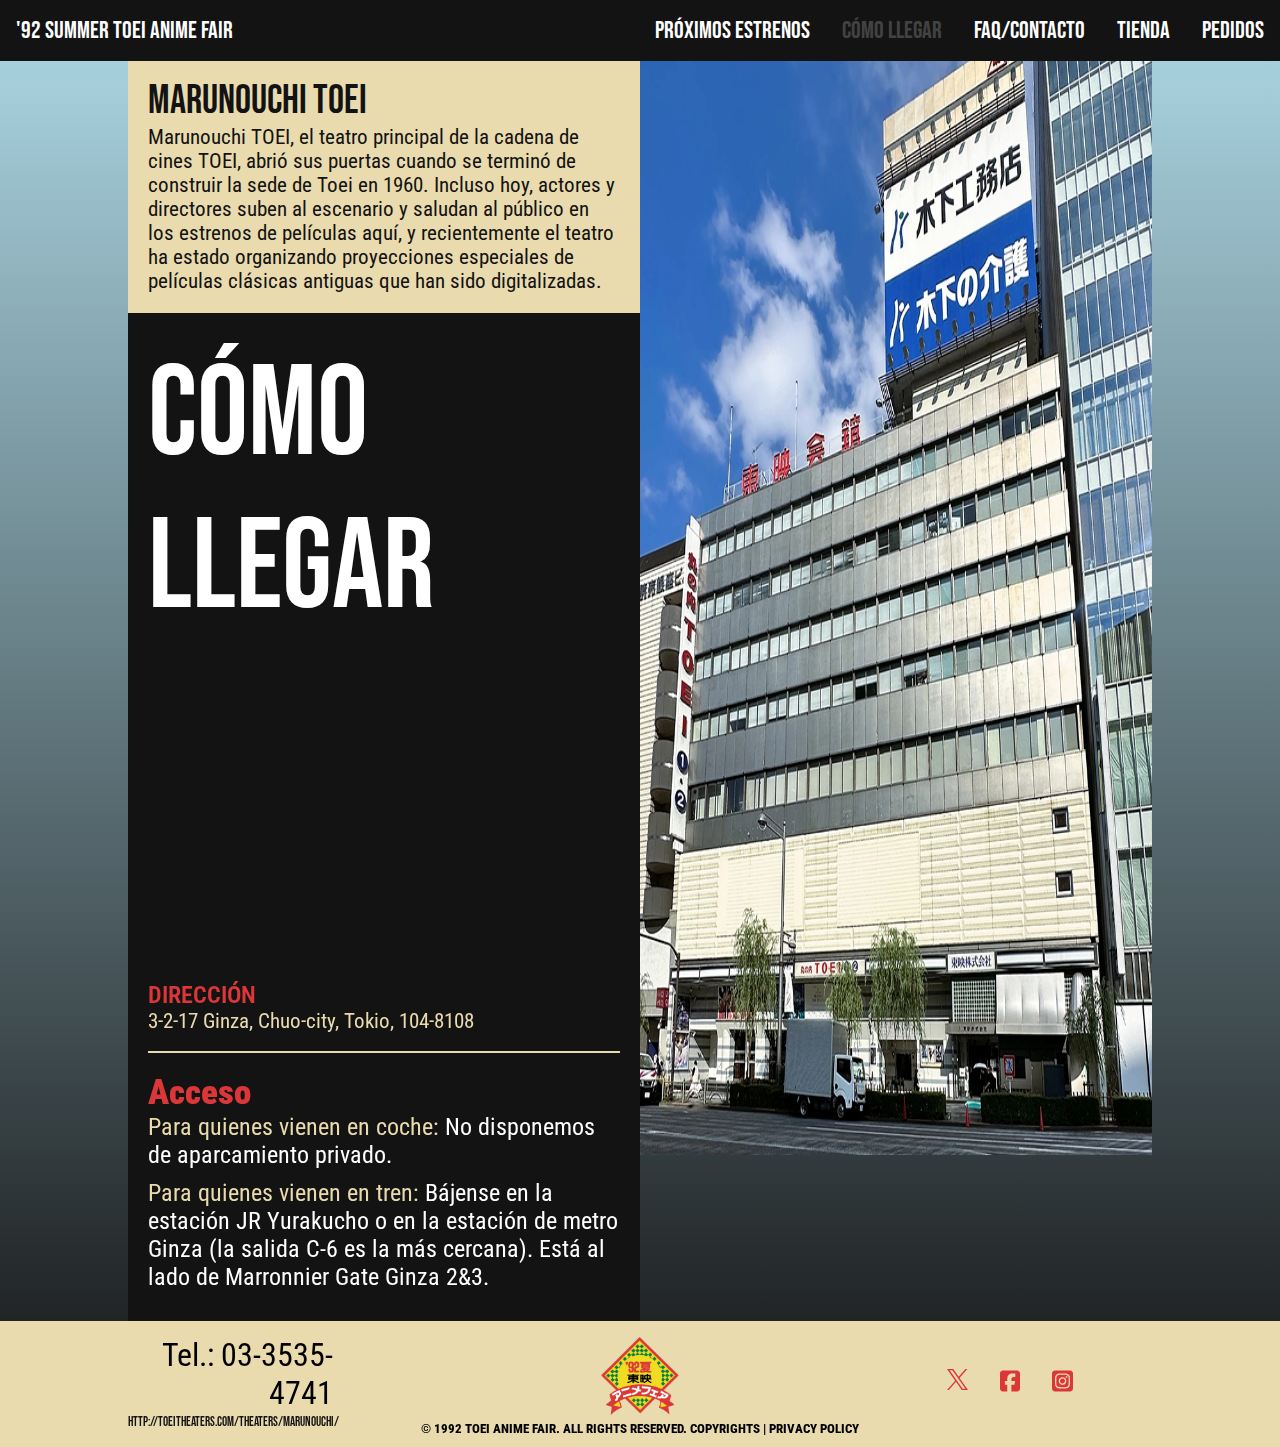
<file: lugar.html>
<!DOCTYPE html>
<html lang="es">

<head>
    <meta charset="UTF-8">
    <meta name="viewport" content="width=device-width, initial-scale=1.0">
    <title>Cómo llegar</title>
    <link rel="stylesheet" href="css/style.css">
    <link rel="preconnect" href="https://fonts.googleapis.com">
    <link rel="preconnect" href="https://fonts.gstatic.com" crossorigin>
    <link href="https://fonts.googleapis.com/css2?family=Bebas+Neue&display=swap" rel="stylesheet">
    <link rel="preconnect" href="https://fonts.googleapis.com">
    <link rel="preconnect" href="https://fonts.gstatic.com" crossorigin>
    <link href="https://fonts.googleapis.com/css2?family=Roboto+Condensed:ital,wght@0,100..900;1,100..900&display=swap"
        rel="stylesheet">
</head>

<body>
    <header id="INICIO">
        <nav>
            <div class="nav-container">
                <a href="index.html" class="logo">'92 SUMMER TOEI ANIME FAIR</a>
                <button class="menu-btn" id="menuBtn">☰</button>
                <ul class="nav-links" id="navLinks">
                    <li><a href="index.html#ESTRENOS">PRÓXIMOS ESTRENOS</a></li>
                    <li class="disabled"><a href="lugar.html">CÓMO LLEGAR</a></li>
                    <li><a href="FAQ.html">FAQ/CONTACTO</a></li>
                    <li><a href="tienda.html">TIENDA</a></li>
                    <li><a href="historial.html">PEDIDOS</a></li>
                </ul>
            </div>
        </nav>
    </header>
    <main id="lugar">
        <div class="izq">
            <div class="map">
                <h1>Cómo llegar</h1>
                <iframe
                    src="//www.google.com/maps/embed/v1/place?key=AIzaSyDLhZh42AqCqcURx5MrI7VDLRV6jN6h84M&amp;q=Marunouchi+TOEI&amp;language=es"
                    allowfullscreen=""></iframe>
                <div class="map_text">
                    <div class="dire">
                        <h3>DIRECCIÓN</h3>
                        <p>3-2-17 Ginza, Chuo-city, Tokio, 104-8108</p>
                    </div>
                    <div class="acceso">
                        <h3><strong>Acceso</strong></h3>
                        <p class="ac-te"><strong>Para quienes vienen en coche:</strong> No disponemos de aparcamiento
                            privado.</p>
                        <p class="ac-te"><strong>Para quienes vienen en tren:</strong> Bájense en la estación JR
                            Yurakucho o en la estación de
                            metro Ginza (la salida C-6 es la más cercana). Está al lado de Marronnier Gate Ginza
                            2&3.</p>
                    </div>
                </div>
            </div>
            <div class="maru">
                <h2>Marunouchi TOEI</h2>
                <p>Marunouchi TOEI, el teatro principal de la cadena de cines TOEI, abrió sus puertas cuando se
                    terminó de construir la sede de Toei en 1960. Incluso hoy, actores y directores suben al
                    escenario y saludan al público en los estrenos de películas aquí, y recientemente el teatro ha
                    estado organizando proyecciones especiales de películas clásicas antiguas que han sido
                    digitalizadas.</p>
            </div>
        </div>
        <div class="der"><img src="img/10_Marunouchi.webp" alt="Edificio" title="Edificio Marunouchi TOEI">
        </div>
    </main>
    <div id="alt-lugar">
        <div class="up">
            <div class="left">
                <div class="left-h1">
                    <h1>Cómo llegar</h1>
                </div>
                <div class="maru">
                    <h2>Marunouchi TOEI</h2>
                    <p>Marunouchi TOEI, el teatro principal de la cadena de cines TOEI, abrió sus puertas cuando se
                        terminó de construir la sede de Toei en 1960. Incluso hoy, actores y directores suben al
                        escenario y saludan al público en los estrenos de películas aquí, y recientemente el teatro ha
                        estado organizando proyecciones especiales de películas clásicas antiguas que han sido
                        digitalizadas.</p>
                </div>
            </div>
            <div class="right"><img src="img/10_Marunouchi.webp" alt="Edificio" title="Edificio Marunouchi TOEI">
            </div>
        </div>

        <div class="down">
            <div class="map"><iframe
                    src="//www.google.com/maps/embed/v1/place?key=AIzaSyDLhZh42AqCqcURx5MrI7VDLRV6jN6h84M&amp;q=Marunouchi+TOEI&amp;language=es"
                    allowfullscreen=""></iframe></div>
            <div class="map_text">
                <div class="dire">
                    <h3>DIRECCIÓN</h3>
                    <p>3-2-17 Ginza, Chuo-city, Tokio, 104-8108</p>
                </div>
                <div class="acceso">
                    <h3><strong>Acceso</strong></h3>
                    <p class="ac-te"><strong>Para quienes vienen en coche:</strong> No disponemos de aparcamiento
                        privado.</p>
                    <p class="ac-te"><strong>Para quienes vienen en tren:</strong> Bájense en la estación JR Yurakucho o
                        en la estación de
                        metro Ginza (la salida C-6 es la más cercana). Está al lado de Marronnier Gate Ginza
                        2&3.</p>
                </div>
            </div>
        </div>
    </div>


    <div id="alt-lugar-2">
        <div class="up">
            <div class="left-h1">
                <h1>Cómo llegar</h1>
            </div>
            <div class="map"><iframe
                    src="//www.google.com/maps/embed/v1/place?key=AIzaSyDLhZh42AqCqcURx5MrI7VDLRV6jN6h84M&amp;q=Marunouchi+TOEI&amp;language=es"
                    allowfullscreen=""></iframe></div>
            <div class="map_text">
                <div class="dire">
                    <h3>DIRECCIÓN</h3>
                    <p>3-2-17 Ginza, Chuo-city, Tokio, 104-8108</p>
                </div>
                <div class="acceso">
                    <h3><strong>Acceso</strong></h3>
                    <p class="ac-te"><strong>Para quienes vienen en coche:</strong> No disponemos de aparcamiento
                        privado.</p>
                    <p><strong>Para quienes vienen en tren:</strong> Bájense en la estación JR Yurakucho o en la
                        estación de
                        metro Ginza (la salida C-6 es la más cercana). Está al lado de Marronnier Gate Ginza
                        2&3.
                    </p>
                </div>
            </div>
            <div class="maru">
                <h2>Marunouchi TOEI</h2>
                <p>Marunouchi TOEI, el teatro principal de la cadena de cines TOEI, abrió sus puertas cuando se
                    terminó de construir la sede de Toei en 1960. Incluso hoy, actores y directores suben al
                    escenario y saludan al público en los estrenos de películas aquí, y recientemente el teatro ha
                    estado organizando proyecciones especiales de películas clásicas antiguas que han sido
                    digitalizadas.</p>
            </div>
            <div class="right"><img src="img/10_Marunouchi.webp" alt="Edificio" title="Edificio Marunouchi TOEI">
            </div>

        </div>
    </div>
    <footer>
        <div class="foot-desktop">
            <div class="foot-1">
                <p>Tel.: 03-3535-4741</p>
                <a href="http://toeitheaters.com/theaters/marunouchi/">http://toeitheaters.com/theaters/marunouchi/</a>
            </div>
            <div class="foot-2">
                <a href="/index.html"><img src="img/01_logo.webp" alt="Logo de '92 Toei Anime Fair"
                        title="Click para volver"></a>
                <p>© 1992 TOEI ANIME FAIR. ALL RIGHTS RESERVED. COPYRIGHTS | PRIVACY POLICY</p>
            </div>
            <div class="foot-3">
                <a class="redes" href="https://x.com/ToeiAnimationLA/"><img src="img/09_X.svg" alt="Ícono de X"
                        title="Ir a X"></a>
                <a class="redes" href="https://www.facebook.com/ToeiAnimationLATAM"><img src="img/07_Facebook.svg"
                        alt="Ícono de Facebook" title="Ir a Facebook"></a>
                <a class="redes" href="https://www.instagram.com/toeianimationlatam/"><img src="img/08_Instagram.svg"
                        alt="Ícono de Instagram" title="Ir a Instagram"></a>
            </div>
        </div>
        <div class="foot-tablet">
            <div class="foot-2">
                <a href="/index.html"><img src="img/01_logo.webp" alt="Logo de '92 Toei Anime Fair"
                        title="Click para volver"></a>
                <p>© 1992 TOEI ANIME FAIR. ALL RIGHTS RESERVED. COPYRIGHTS | PRIVACY POLICY</p>
            </div>
            <div class="foot-1">
                <div class="foot-3">
                    <a class="redes" href="https://x.com/ToeiAnimationLA/"><img src="img/09_X.svg" alt="Ícono de X"
                            title="Ir a X"></a>
                    <a class="redes" href="https://www.facebook.com/ToeiAnimationLATAM"><img src="img/07_Facebook.svg"
                            alt="Ícono de Facebook" title="Ir a Facebook"></a>
                    <a class="redes" href="https://www.instagram.com/toeianimationlatam/"><img
                            src="img/08_Instagram.svg" alt="Ícono de Instagram" title="Ir a Instagram"></a>
                </div>
                <p>Tel.: 03-3535-4741</p>
                <a href="http://toeitheaters.com/theaters/marunouchi/">http://toeitheaters.com/theaters/marunouchi/</a>
            </div>
        </div>
        <div class="foot-mobile">
            <div class="foot-1">
                <div class="foot-3">
                    <a class="redes" href="https://x.com/ToeiAnimationLA/"><img src="img/09_X.svg" alt="Ícono de X"
                            title="Ir a X"></a>
                    <a class="redes" href="https://www.facebook.com/ToeiAnimationLATAM"><img src="img/07_Facebook.svg"
                            alt="Ícono de Facebook" title="Ir a Facebook"></a>
                    <a class="redes" href="https://www.instagram.com/toeianimationlatam/"><img
                            src="img/08_Instagram.svg" alt="Ícono de Instagram" title="Ir a Instagram"></a>
                </div>
                <p>Tel.: 03-3535-4741</p>
                <a href="http://toeitheaters.com/theaters/marunouchi/">http://toeitheaters.com/theaters/marunouchi/</a>
            </div>
            <div class="foot-2">
                <a href="/index.html"><img src="img/01_logo.webp" alt="Logo de '92 Toei Anime Fair"
                        title="Click para volver"></a>
                <p>© 1992 TOEI ANIME FAIR. ALL RIGHTS RESERVED. COPYRIGHTS | PRIVACY POLICY</p>
            </div>
        </div>
    </footer>
    <script src="js/indexScript.js"></script>
</body>

</html>
</file>
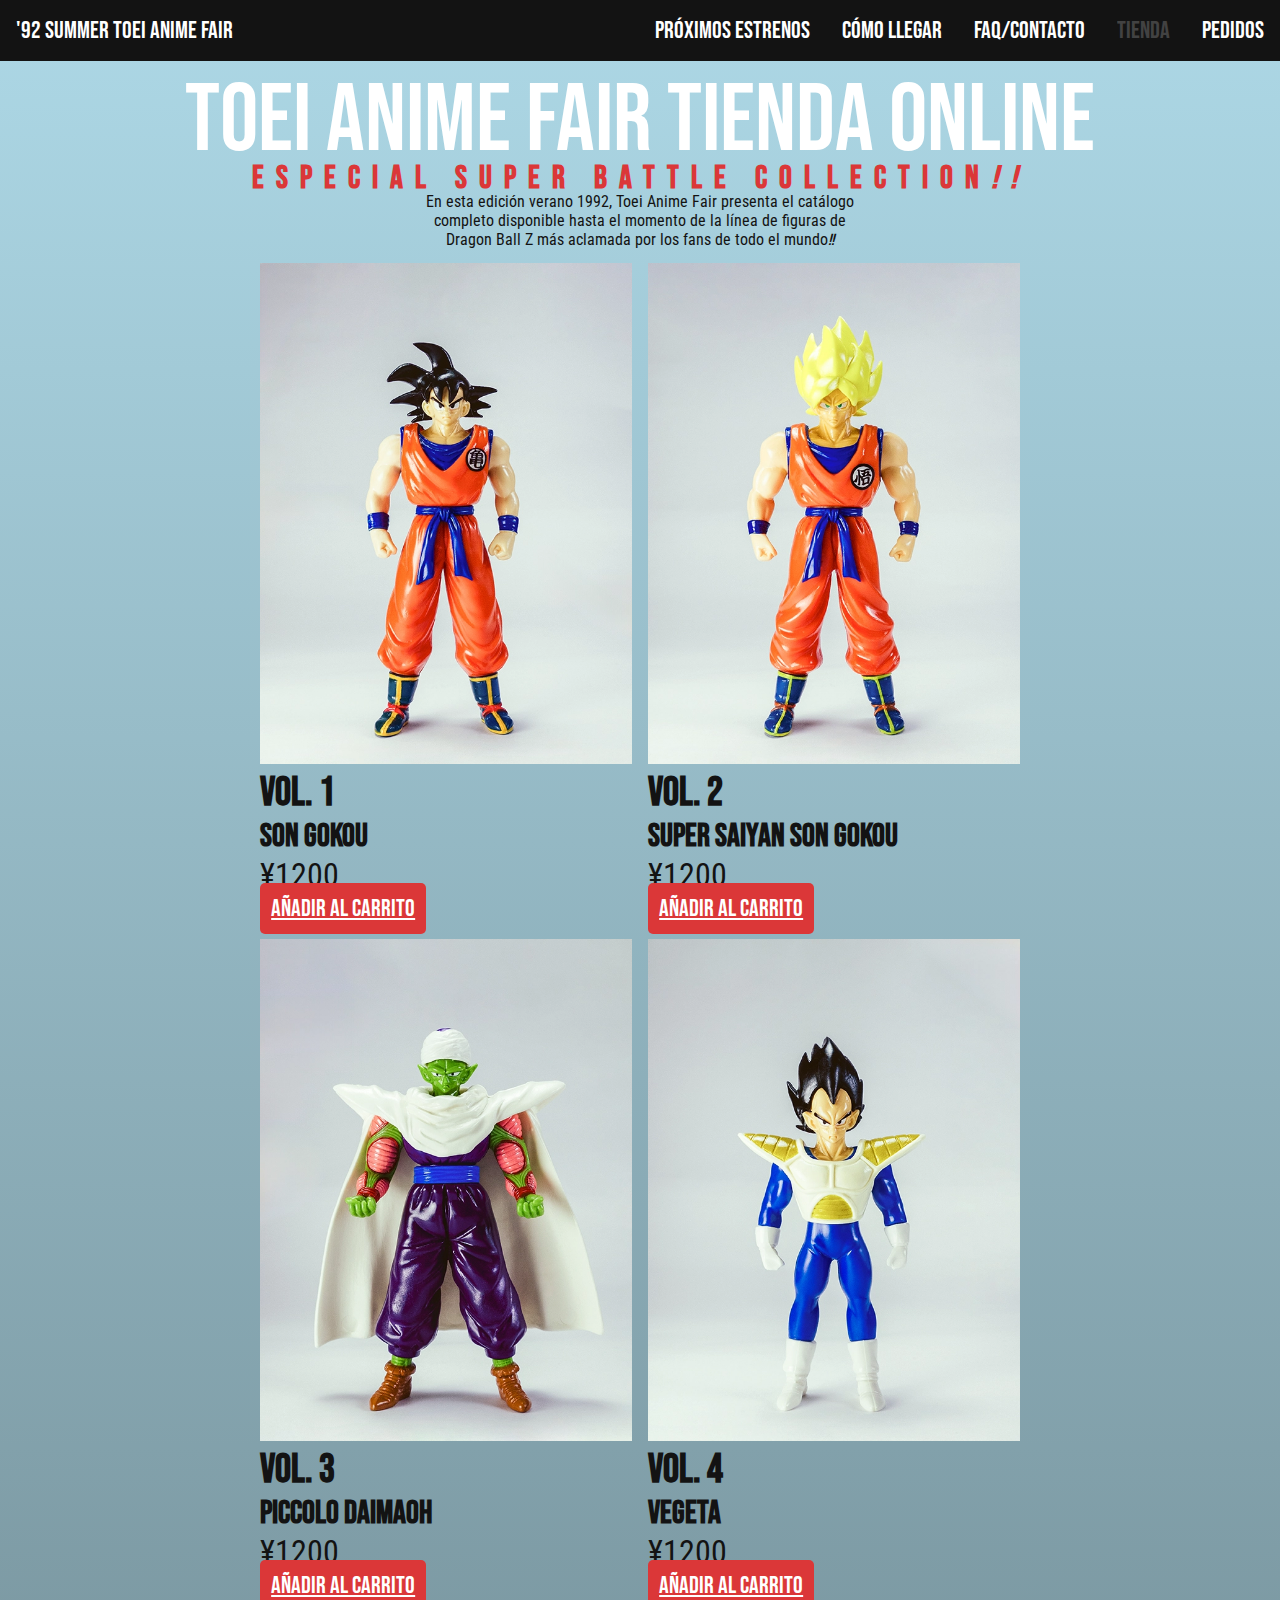
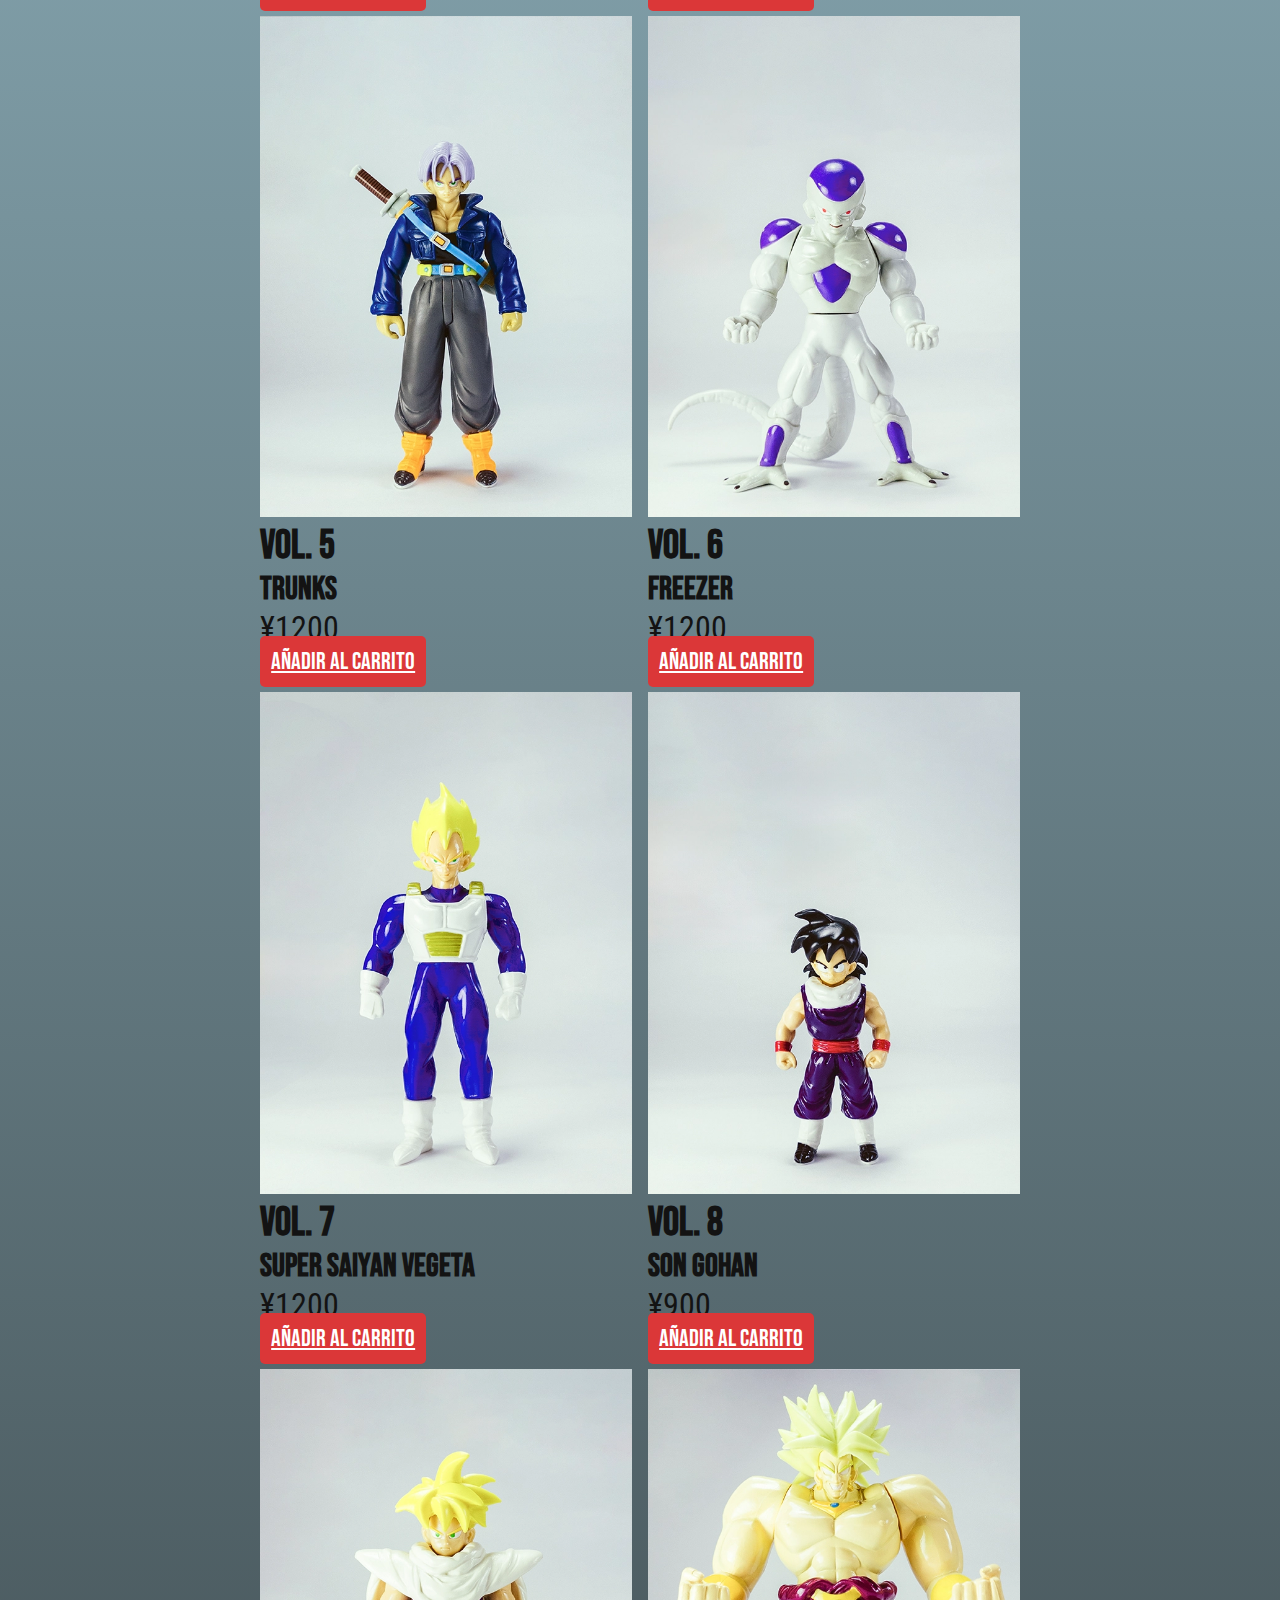
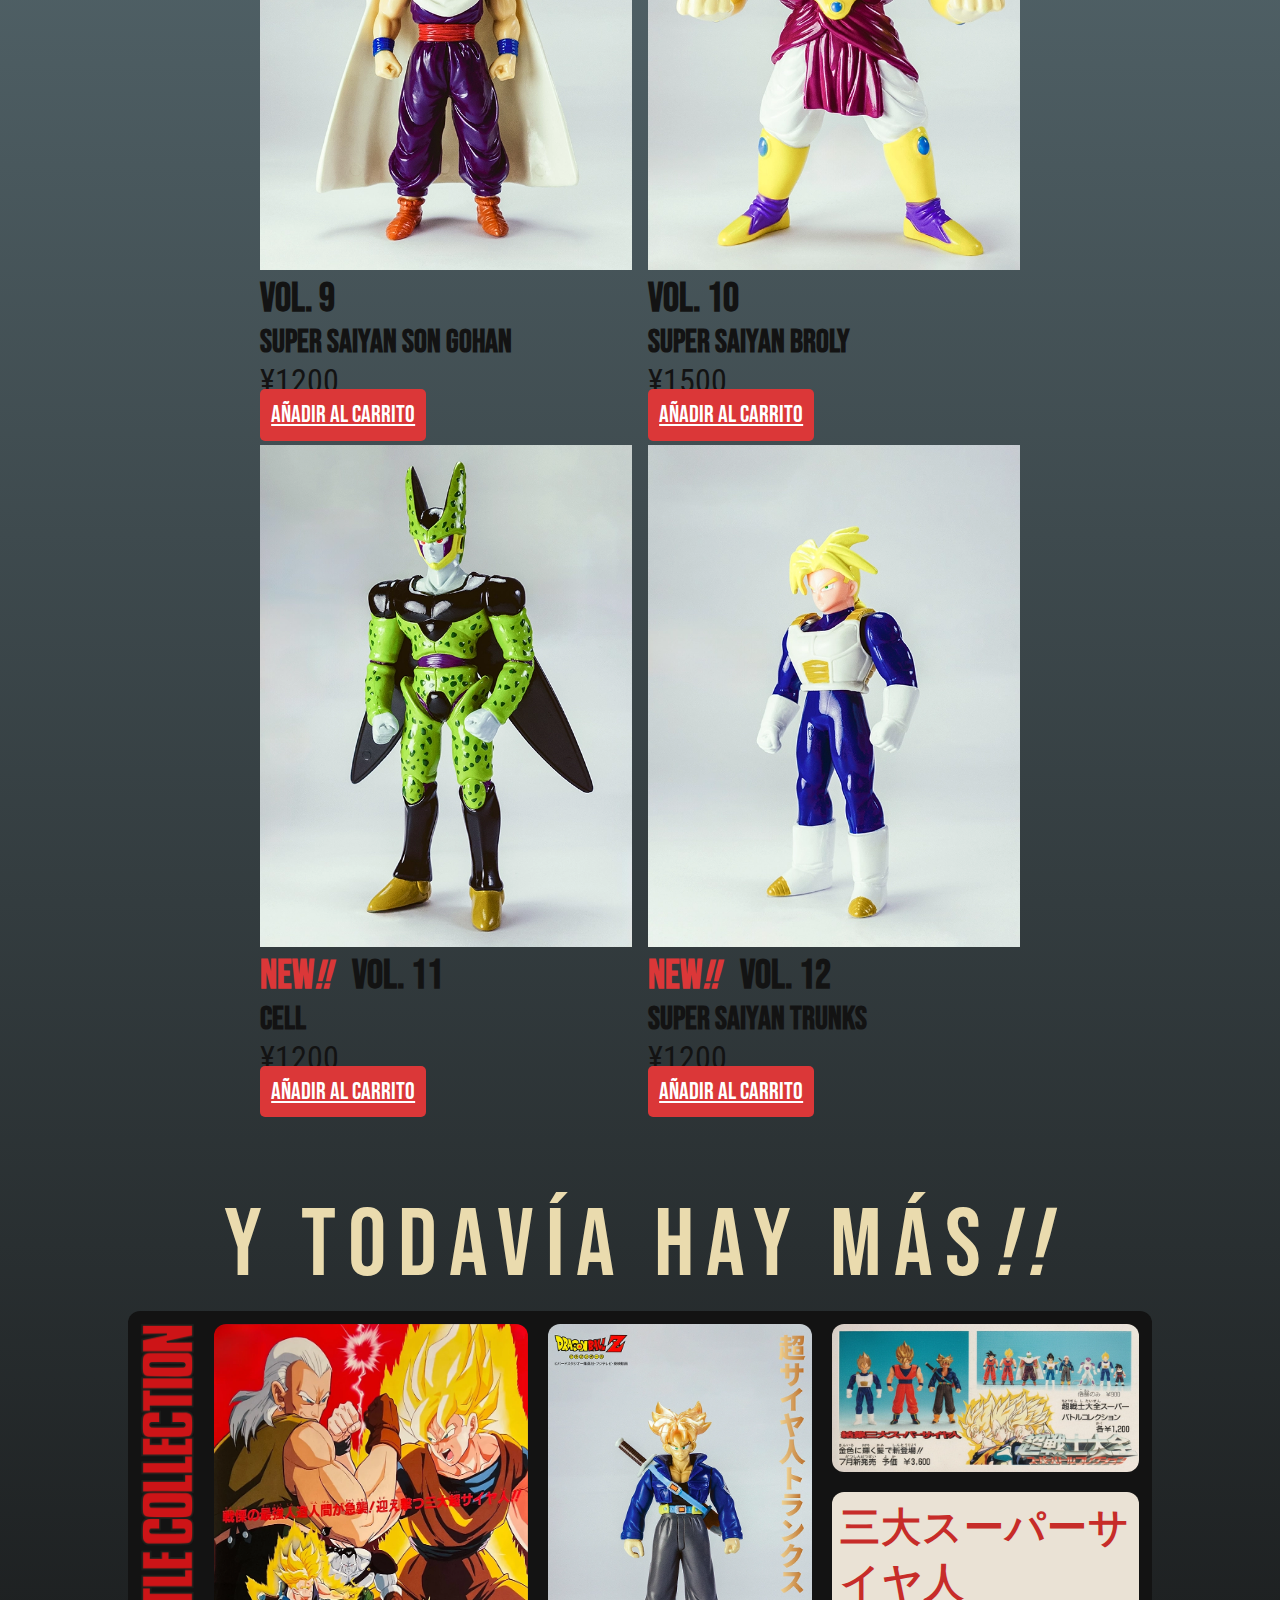
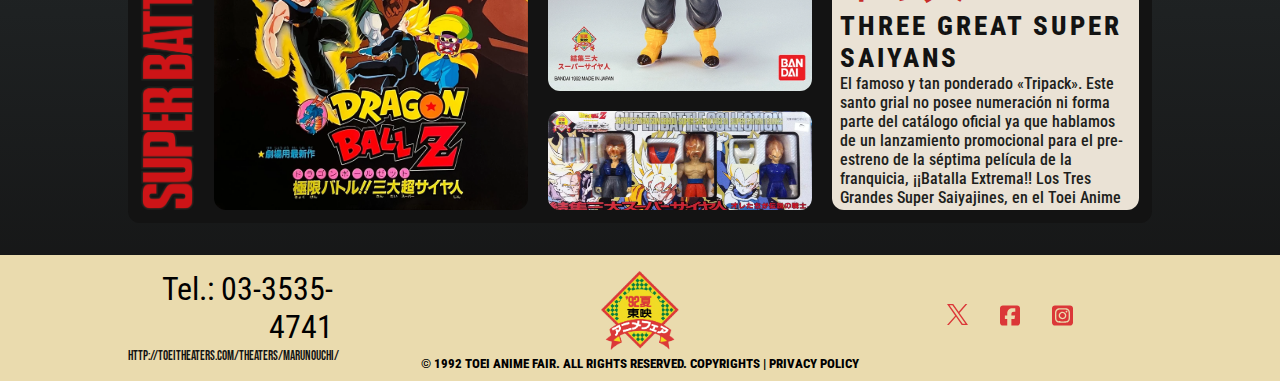
<file: tienda.html>
<!DOCTYPE html>
<html lang="es">

<head>
    <meta charset="UTF-8">
    <meta name="viewport" content="width=device-width, initial-scale=1.0">
    <title>'92 SUMMER TOEI ANIME FAIR</title>
    <link rel="stylesheet" href="css/tienda.css">
    <link rel="preconnect" href="https://fonts.googleapis.com">
    <link rel="preconnect" href="https://fonts.gstatic.com" crossorigin>
    <link href="https://fonts.googleapis.com/css2?family=Bebas+Neue&display=swap" rel="stylesheet">
    <link rel="preconnect" href="https://fonts.googleapis.com">
    <link rel="preconnect" href="https://fonts.gstatic.com" crossorigin>
    <link href="https://fonts.googleapis.com/css2?family=Roboto+Condensed:ital,wght@0,100..900;1,100..900&display=swap"
        rel="stylesheet">
    <link href="https://cdn.jsdelivr.net/npm/bootstrap@5.3.8/dist/css/bootstrap.min.css" rel="stylesheet"
        integrity="sha384-sRIl4kxILFvY47J16cr9ZwB07vP4J8+LH7qKQnuqkuIAvNWLzeN8tE5YBujZqJLB" crossorigin="anonymous">
    <link rel="stylesheet"
        href="https://fonts.googleapis.com/css2?family=Material+Symbols+Outlined:opsz,wght,FILL,GRAD@20..48,100..700,0..1,-50..200&icon_names=shopping_cart">
</head>

<body>
    <header>
        <nav>
            <div class="nav-container">
                <a href="index.html" class="logo">'92 SUMMER TOEI ANIME FAIR</a>
                <button class="menu-btn" id="menuBtn">☰</button>
                <ul class="nav-links" id="navLinks">
                    <li><a href="index.html#ESTRENOS">PRÓXIMOS ESTRENOS</a></li>
                    <li><a href="lugar.html">CÓMO LLEGAR</a></li>
                    <li><a href="FAQ.html">FAQ/CONTACTO</a></li>
                    <li class="disabled"><a href="tienda.html" class="nav-icon active-link" title="Tienda">TIENDA</a>
                    </li>
                    <li><a href="historial.html">PEDIDOS</a></li>
                </ul>
            </div>
        </nav>
    </header>
    <main>
        <h1>TOEI ANIME FAIR TIENDA ONLINE</h1>
        <h2>ESPECIAL SUPER BATTLE COLLECTION<em>!!</em></h2>
        <p>En esta edición verano 1992, Toei Anime Fair presenta el catálogo completo disponible hasta el momento de
            la
            línea de figuras de Dragon Ball Z más aclamada por los fans de todo el mundo<em>!!</em></p>
        <div class="catalog">
            <div class="items">
                <div class="card">
                    <figure>
                        <img src="img/tienda/01.webp" class="card-img-top" alt="Vol. 1" title="Vol. 1">
                    </figure>
                    <div class="card-body">
                        <h5 class="card-title">Vol. 1</h5>
                        <h6 class="name-vol">SON GOKOU</h6>
                        <p class="card-text">¥1200</p>
                        <a href="checkout.html" class="btn btn-primary">Añadir al carrito</a>
                    </div>
                </div>
                <div class="card">
                    <figure>
                        <img src="img/tienda/02.webp" class="card-img-top" alt="Vol. 2" title="Vol. 2">
                    </figure>
                    <div class="card-body">
                        <h5 class="card-title">Vol. 2</h5>
                        <h6 class="name-vol">SUPER SAIYAN SON GOKOU</h6>
                        <p class="card-text">¥1200</p>
                        <a href="checkout.html" class="btn btn-primary">Añadir al carrito</a>
                    </div>
                </div>
                <div class="card">
                    <figure>
                        <img src="img/tienda/03.webp" class="card-img-top" alt="Vol. 3" title="Vol. 3">
                    </figure>
                    <div class="card-body">
                        <h5 class="card-title">Vol. 3</h5>
                        <h6 class="name-vol">PICCOLO DAIMAOH</h6>
                        <p class="card-text">¥1200</p>
                        <a href="checkout.html" class="btn btn-primary">Añadir al carrito</a>
                    </div>
                </div>
                <div class="card">
                    <figure>
                        <img src="img/tienda/04.webp" class="card-img-top" alt="Vol. 4" title="Vol. 4">
                    </figure>
                    <div class="card-body">
                        <h5 class="card-title">Vol. 4</h5>
                        <h6 class="name-vol">VEGETA</h6>
                        <p class="card-text">¥1200</p>
                        <a href="checkout.html" class="btn btn-primary">Añadir al carrito</a>
                    </div>
                </div>
                <div class="card">
                    <figure>
                        <img src="img/tienda/05.webp" class="card-img-top" alt="Vol. 5" title="Vol. 5">
                    </figure>
                    <div class="card-body">
                        <h5 class="card-title">Vol. 5</h5>
                        <h6 class="name-vol">TRUNKS</h6>
                        <p class="card-text">¥1200</p>
                        <a href="checkout.html" class="btn btn-primary">Añadir al carrito</a>
                    </div>
                </div>
                <div class="card">
                    <figure>
                        <img src="img/tienda/06.webp" class="card-img-top" alt="Vol. 6" title="Vol. 6">
                    </figure>
                    <div class="card-body">
                        <h5 class="card-title">Vol. 6</h5>
                        <h6 class="name-vol">FREEZER</h6>
                        <p class="card-text">¥1200</p>
                        <a href="checkout.html" class="btn btn-primary">Añadir al carrito</a>
                    </div>
                </div>
                <div class="card">
                    <figure>
                        <img src="img/tienda/07.webp" class="card-img-top" alt="Vol. 7" title="Vol. 7">
                    </figure>
                    <div class="card-body">
                        <h5 class="card-title">Vol. 7</h5>
                        <h6 class="name-vol">SUPER SAIYAN VEGETA</h6>
                        <p class="card-text">¥1200</p>
                        <a href="checkout.html" class="btn btn-primary">Añadir al carrito</a>
                    </div>
                </div>
                <div class="card">
                    <figure>
                        <img src="img/tienda/08.webp" class="card-img-top" alt="Vol. 8" title="Vol. 8">
                    </figure>
                    <div class="card-body">
                        <h5 class="card-title">Vol. 8</h5>
                        <h6 class="name-vol">SON GOHAN</h6>
                        <p class="card-text">¥900</p>
                        <a href="checkout.html" class="btn btn-primary">Añadir al carrito</a>
                    </div>
                </div>
                <div class="card">
                    <figure>
                        <img src="img/tienda/09.webp" class="card-img-top" alt="Vol. 9" title="Vol. 9">
                    </figure>
                    <div class="card-body">
                        <h5 class="card-title">Vol. 9</h5>
                        <h6 class="name-vol">SUPER SAIYAN SON GOHAN</h6>
                        <p class="card-text">¥1200</p>
                        <a href="checkout.html" class="btn btn-primary">Añadir al carrito</a>
                    </div>
                </div>
                <div class="card">
                    <figure>
                        <img src="img/tienda/10.webp" class="card-img-top" alt="Vol. 10" title="Vol. 10">
                    </figure>
                    <div class="card-body">
                        <h5 class="card-title">Vol. 10</h5>
                        <h6 class="name-vol">SUPER SAIYAN BROLY</h6>
                        <p class="card-text">¥1500</p>
                        <a href="checkout.html" class="btn btn-primary">Añadir al carrito</a>
                    </div>
                </div>
                <div class="card">
                    <figure>
                        <img src="img/tienda/11.webp" class="card-img-top" alt="Vol. 11" title="Vol. 11">
                    </figure>
                    <div class="card-body">
                        <h5 class="card-title"><span>NEW<em>!!</em>
                            </span>Vol. 11</h5>
                        <h6 class="name-vol">CELL</h6>
                        <p class="card-text">¥1200</p>
                        <a href="checkout.html" class="btn btn-primary">Añadir al carrito</a>
                    </div>
                </div>
                <div class="card">
                    <figure>
                        <img src="img/tienda/12.webp" class="card-img-top" alt="Vol. 12" title="Vol. 12">
                    </figure>
                    <div class="card-body">
                        <h5 class="card-title"><span>NEW<em>!!</em>
                            </span>Vol. 12</h5>
                        <h6 class="name-vol">SUPER SAIYAN TRUNKS</h6>
                        <p class="card-text">¥1200</p>
                        <a href="checkout.html" class="btn btn-primary">Añadir al carrito</a>
                    </div>
                </div>
            </div>
        </div>
        <h2 class="more">Y TODAVÍA HAY MÁS<em>!!</em></h2>
        <div id="bento">
            <div id="SBC"><img src="img/bento/SBC.png" alt=""></div>
            <div id="CARTEL"><img src="img/bento/CARTEL.webp" alt=""></div>
            <div id="MUÑECO"><img src="img/bento/Tripack(1).webp" alt=""></div>
            <div id="CAJA"><img src="img/bento/1.jpg" alt=""></div>
            <div id="PUBLICIDAD"><img src="img/bento/PUBLICIDAD.webp" alt=""></div>
            <div id="TEXTO">
                <h3>三大スーパーサイヤ人</h3>
                <h4>THREE GREAT SUPER SAIYANS</h4>
                <p>El famoso y tan ponderado «Tripack». Este santo grial no posee numeración ni forma parte del catálogo
                    oficial ya que hablamos de un lanzamiento promocional para el pre-estreno de la séptima película de
                    la franquicia, ¡¡Batalla Extrema!! Los Tres Grandes Super Saiyajines, en el Toei Anime Fair del
                    verano de 1992. Dicho festival formó parte de una serie de eventos organizados por Toei Animation y
                    llevados a cabo en los recesos escolares entre el 7 de julio de 1990 y el 20 de julio de 2002.</p>
                <p class="bento-price">¥3600</p>
                <a href="checkout.html" class="btn btn-primary">Añadir al carrito</a>
            </div>
        </div>
        <div id="non-bento">
            <div id="SBC2"><img src="img/bento/SBC2.png" alt=""></div>
            <div id="CARTEL2"><img src="img/bento/CARTEL.webp" alt=""></div>
            <div id="PUBLICIDAD2"><img src="img/bento/PUBLICIDAD.webp" alt=""></div>
            <div id="TEXTO2">
                <h3>三大スーパーサイヤ人</h3>
                <h4>THREE GREAT SUPER SAIYANS</h4>
                <p>El famoso y tan ponderado «Tripack». Este santo grial no posee numeración ni forma parte del catálogo
                    oficial ya que hablamos de un lanzamiento promocional para el pre-estreno de la séptima película de
                    la franquicia, ¡¡Batalla Extrema!! Los Tres Grandes Super Saiyajines, en el Toei Anime Fair del
                    verano de 1992. Dicho festival formó parte de una serie de eventos organizados por Toei Animation y
                    llevados a cabo en los recesos escolares entre el 7 de julio de 1990 y el 20 de julio de 2002.</p>
                <p class="bento-price">¥3600</p>
                <a href="checkout.html" class="btn btn-primary">Añadir al carrito</a>
            </div>
            <div id="MUÑECO2"><img src="img/bento/Tripack(1).webp" alt=""></div>
            <div id="CAJA2"><img src="img/bento/1.jpg" alt=""></div>
        </div>
    </main>
    <footer>
        <div class="foot-desktop">
            <div class="foot-1">
                <p>Tel.: 03-3535-4741</p>
                <a href="http://toeitheaters.com/theaters/marunouchi/">http://toeitheaters.com/theaters/marunouchi/</a>
            </div>
            <div class="foot-2">
                <a href="/index.html"><img src="img/01_logo.webp" alt="Logo de '92 Toei Anime Fair"
                        title="Click para volver"></a>
                <p>© 1992 TOEI ANIME FAIR. ALL RIGHTS RESERVED. COPYRIGHTS | PRIVACY POLICY</p>
            </div>
            <div class="foot-3">
                <a class="redes" href="https://x.com/ToeiAnimationLA/"><img src="img/09_X.svg" alt="Ícono de X"
                        title="Ir a X"></a>
                <a class="redes" href="https://www.facebook.com/ToeiAnimationLATAM"><img src="img/07_Facebook.svg"
                        alt="Ícono de Facebook" title="Ir a Facebook"></a>
                <a class="redes" href="https://www.instagram.com/toeianimationlatam/"><img src="img/08_Instagram.svg"
                        alt="Ícono de Instagram" title="Ir a Instagram"></a>
            </div>
        </div>
        <div class="foot-tablet">
            <div class="foot-2">
                <a href="/index.html"><img src="img/01_logo.webp" alt="Logo de '92 Toei Anime Fair"
                        title="Click para volver"></a>
                <p>© 1992 TOEI ANIME FAIR. ALL RIGHTS RESERVED. COPYRIGHTS | PRIVACY POLICY</p>
            </div>
            <div class="foot-1">
                <div class="foot-3">
                    <a class="redes" href="https://x.com/ToeiAnimationLA/"><img src="img/09_X.svg" alt="Ícono de X"
                            title="Ir a X"></a>
                    <a class="redes" href="https://www.facebook.com/ToeiAnimationLATAM"><img src="img/07_Facebook.svg"
                            alt="Ícono de Facebook" title="Ir a Facebook"></a>
                    <a class="redes" href="https://www.instagram.com/toeianimationlatam/"><img
                            src="img/08_Instagram.svg" alt="Ícono de Instagram" title="Ir a Instagram"></a>
                </div>
                <p>Tel.: 03-3535-4741</p>
                <a href="http://toeitheaters.com/theaters/marunouchi/">Visita el sitio web de Marunouchi Toei</a>
            </div>
        </div>
        <div class="foot-mobile">
            <div class="foot-1">
                <div class="foot-3">
                    <a class="redes" href="https://x.com/ToeiAnimationLA/"><img src="img/09_X.svg" alt="Ícono de X"
                            title="Ir a X"></a>
                    <a class="redes" href="https://www.facebook.com/ToeiAnimationLATAM"><img src="img/07_Facebook.svg"
                            alt="Ícono de Facebook" title="Ir a Facebook"></a>
                    <a class="redes" href="https://www.instagram.com/toeianimationlatam/"><img
                            src="img/08_Instagram.svg" alt="Ícono de Instagram" title="Ir a Instagram"></a>
                </div>
                <p>Tel.: 03-3535-4741</p>
                <a href="http://toeitheaters.com/theaters/marunouchi/">http://toeitheaters.com/theaters/marunouchi/</a>
            </div>
            <div class="foot-2">
                <a href="/index.html"><img src="img/01_logo.webp" alt="Logo de '92 Toei Anime Fair"
                        title="Click para volver"></a>
                <p>© 1992 TOEI ANIME FAIR. ALL RIGHTS RESERVED. COPYRIGHTS | PRIVACY POLICY</p>
            </div>
        </div>
    </footer>
    <script src="js/tiendaScript.js"></script>
</body>
</file>
<file: css/style.css>
* {
    margin: 0;
    padding: 0;
    box-sizing: border-box;
    font-family: "Bebas Neue", sans-serif;
}

html {
    scroll-behavior: smooth;
}

#ESTRENOS {
    scroll-margin-top: 33px;
}

body {
    background: linear-gradient(lightblue, #131313);
    justify-items: center;
}

h1 {
    color: white;
    font-family: "Bebas Neue", sans-serif;
    font-weight: 400;
    font-style: normal;
    text-decoration: none;
    font-size: 120px;
}

h2 {
    font-size: 2.5rem;
    font-weight: 100;
}

h3 {
    font-family: "Roboto Condensed", sans-serif;
    font-weight: 600;
    font-style: normal;
    font-size: 1.5rem;
}

h4 {
    font-family: "Roboto Condensed", sans-serif;
    font-weight: 400;
    font-style: normal;
    font-size: 20px;
    color: #eadbae;
}

p {
    font-family: "Roboto Condensed", sans-serif;
    font-weight: 400;
    font-style: normal;
    font-size: 1.3rem;
}

strong {
    font-family: "Roboto Condensed", sans-serif;
    font-weight: 900;
    font-style: normal;
    font-size: 35px;
    color: #db3738;
}

/* --------------------------------------------------------HEADER----------------------------------------------------------- */
/* ------------------------------NAVBAR */

header {
    display: flex;
    justify-content: center;
}

.disabled {
    color: gray;
    pointer-events: none;
    opacity: 0.2;
}

nav {
    display: block;
    background-color: #131313;
    padding: 1rem;
    position: fixed;
    top: 0;
    left: 0;
    width: 100%;
    height: auto;
    z-index: 1000;
}

.nav-container {
    display: flex;
    justify-content: space-between;
    align-items: center;
    max-width: 1400px;
    margin: auto;
}

.nav-container ul {
    margin-bottom: 0rem;

}

.logo {
    color: white;
    font-family: "Bebas Neue", sans-serif;
    font-weight: 500;
    text-decoration: none;
    font-size: 1.5rem;
}

.nav-links {
    display: flex;
    gap: 2rem;
    list-style: none;
    transition: all 0.3s ease;
}

.nav-links a {
    color: white;
    text-decoration: none;
    font-weight: 200;
    font-style: normal;
    transition: all 0.2s;
    font-size: 1.5rem;
}

.nav-links a:hover {
    opacity: 0.8;
    color: #eadbae;
    transform: translateY(-2px);
}

.menu-btn {
    display: none;
    background: none;
    border: none;
    color: rgb(255, 255, 255);
    font-size: 1.5rem;
    cursor: pointer;
}

/*************************************************________TABLET________***************************************************/

@media (max-width: 993px) {

    .menu-btn {
        display: block;
    }

    .logo {
        font-size: 1.5rem;
    }

    .nav-links {
        position: fixed;
        top: 60px;
        left: 0;
        width: 100%;
        background-color: #131313;
        flex-direction: column;
        align-items: center;
        padding: 1rem 0;
        clip-path: circle(0px at 90% -10%);
        pointer-events: none;
    }

    .nav-links a {
        font-size: 1rem;
    }

    .nav-links.active {
        clip-path: circle(1000px at 90% -10%);
        pointer-events: all;
    }

    .nav-links li {
        opacity: 0;
        transform: translateY(20px);
        transition: all 0.3s ease;
    }

    .nav-links.active li {
        opacity: 1;
        transform: translateY(0);
    }

    .nav-links li:nth-child(1) {
        transition-delay: 0.1s;
    }

    .nav-links li:nth-child(2) {
        transition-delay: 0.2s;
    }

    .nav-links li:nth-child(3) {
        transition-delay: 0.3s;
    }

    .nav-links li:nth-child(4) {
        transition-delay: 0.4s;
    }
}

/*************************************************________MOBILE________***************************************************/

@media (width <=430px) {

    nav {
        padding: 1rem;
        z-index: 1000;
    }
}

/* --------------------------------------------------------MAIN----------------------------------------------------------- */
/* ------------------------------HERO */

main {
    width: 80%;
    margin: 0 auto;
}

.hero-cont {
    width: 100%;
    height: auto;
    margin: 0 auto;
    padding-top: 5%;
    background-color: #eadbae;
    color: #131313;
}

.banner {
    display: flex;
    justify-content: space-between;
    align-items: center;
    width: 100%;
    margin: 0 auto;
    background-color: #eadbae;
}

.taf-logo {
    width: 34%;
    display: flex;
    align-items: center;
    justify-content: center;
    background-color: #eadbae;
}

.taf-logo img {
    width: 80%;
    height: auto;
    padding: 5%;
}

.hero-text {
    width: 66%;
    display: block;
    align-items: center;
    justify-content: center;
    background-color: #eadbae;
}

.title {
    font-size: 10rem;
    text-align: center;
    color: #db3738;
}

.subtitle {
    text-align: center;
    margin-top: -4%;
    font-size: 5rem;
    font-weight: 100;
    letter-spacing: 15px;
    color: #131313;
}

.hero-data {
    width: 100%;
    height: auto;
    display: flex;
}

.movies {
    width: 34%;
    height: auto;
    background-color: #db3738;
}

.movies img {
    width: 100%;
    height: auto;
}

.data {
    width: 67%;
    display: block;
    height: 50%;
    background-color: #131313;
    overflow: hidden;
}

#card2 .h-text {
    line-height: 0rem;
}

.info-general {
    display: flex;
    padding: 5%;
    color: #eadbae;
    width: 100%;
    height: 50%;
    gap: 7rem;
}

.info-card {
    flex-basis: 30%;
    width: 40%;
}

.cta-button {
    background-color: #db3738;
    color: white;
    padding: 8% 10%;
    border: none;
    cursor: pointer;
    border-radius: 5px;
    transition: background-color 0.3s;
    font-size: 1.8rem;
    width: 100%;
    text-align: center;
    text-decoration: none;
}

.cta-button:hover {
    background-color: #b71c1c;
}

.but-cta {
    display: flex;
    align-items: center;
    justify-content: center;
    width: 25%;
}

.welcome {
    display: block;
    padding: 3%;
    justify-content: space-around;
    color: #131313;
    width: 100%;
    height: 50%;
    background-color: #eadbae;
}

#alt-section {
    display: none;
}

/* ------------------------------ESTRENOS */

#ESTRENOS {
    width: 100%;
    height: auto;
    background-color: #131313;
    padding-top: 2%;
}

.estrenos_esperados {
    background-color: #131313;
    text-align: center;
    padding: 5%;
    color: white;
}

.estrenos_esperados h2 {
    font-size: 4rem;
}

.carteleria {
    display: flex;
    justify-content: center;
    flex-wrap: wrap;
    background-color: #131313;
    gap: 3.7rem;
}

.alt-card {
    display: none;
}

.poster {
    display: block;
    background-color: #131313;
    width: 25%;
    height: auto;
    text-align: center;
}

.poster h4 {
    color: #eadbae;
    font-size: 1.2rem;
    text-align: left;
}

.poster p {
    padding: 0;
    font-size: 1rem;
}

.poster img {
    width: 100%;
    padding-top: 5%;
    padding-bottom: 3%;
}

.sinopsis {
    font-family: "Roboto Condensed", sans-serif;
    font-weight: 400;
    font-style: normal;
    font-size: 0.8rem;
    text-align: left;
    overflow-y: auto;
    color: white;
}

.trailer {
    background-color: #131313;
    padding-top: 5%;
    padding-bottom: 10%;
    display: block;
    width: 100%;
    height: auto;
    gap: 4rem;
}

.trailer video {
    width: 100%;
    height: auto;
}

.cont-video {
    width: 100%;
    height: auto;
    color: #db3738;
    justify-content: center;
    justify-items: center;
    align-items: center;
    align-content: center;
}

.cont-video video {
    width: 100%;
    height: auto;
}

.cont-video span {
    color: #ffffff;
}

.cont-video .p-video {
    font-size: 2rem;
    letter-spacing: 8px;
    padding-bottom: 6%;
}

.text-video {
    padding: 2%;
    padding-top: 8%;
    display: block;
    justify-content: center;
    align-items: center;
}

.text-video h2 {
    font-size: 10rem;
    color: white;
    line-height: 0.6;
    padding-top: 2%;
    text-align: center;
    padding-bottom: 1.5%;
}

.text-video .h2-jul {
    font-size: 8rem;
    color: white;
    line-height: 0.6;
    padding-top: 3%;
    text-align: center;
    padding-bottom: 8%;
}

.text-video p {
    text-align: center;
    font-size: 3rem;
    letter-spacing: 30px;
    color: #db3738;
}

.cta-video {
    width: 20%;
    padding-top: 6%;
    display: flex;
    justify-content: center;
}

.cta-video .cta-button {
    color: white;
    padding: 4% 10%;
    border: none;
    cursor: pointer;
    border-radius: 5px;
    transition: background-color 0.3s;
    font-size: 2rem;
    width: 100%;
}

.cta-button:hover {
    background-color: #b71c1c;
}

/*************************************************________TABLET________***************************************************/

@media (width <=993px) {

    #ESTRENOS {
        scroll-margin-top: 8rem;
    }

    body {
        background: linear-gradient(#131313, #131313);
    }

    main {
        width: 100%;
    }

    .hero-cont {
        padding-top: 7%;
    }

    .title {
        font-size: 7rem;
    }

    .subtitle {
        margin-top: 0%;
        line-height: 0rem;
        font-size: 3.5rem;
        font-weight: 100;
        letter-spacing: 15px;
    }

    .hero-data {
        display: none;
    }

    #alt-section {
        display: block;
    }

    .welcome {
        display: flex;
        padding: 2%;
        color: #ffffff;
        background-color: #131313;
        padding-top: 2%;
    }

    .wel-text {
        width: 66%;
        padding: 2%;
    }

    .wel-text h2 {
        font-size: 2rem;
    }

    .data {
        width: 100%;
        display: flex;
        height: auto;
        background-color: transparent;
        overflow: hidden;
        padding: 4%;
        padding-top: 4%;
    }

    .info-general {
        padding: 0%;
        width: 65%;
        gap: 2rem;
    }

    .info-card {
        flex-basis: 100%;
        width: 100%;
    }

    .info-card h2 {
        font-size: 1.5rem;
        letter-spacing: 10px;
    }

    .info-card p {
        font-size: 1.5rem;
        line-height: 0.6;
    }

    .but-cta {
        width: 35%;
    }

    .cta-button {
        width: 80%;
        padding: 2%;
    }

    /* ------------------------------ESTRENOS */

    .estrenos_esperados {
        padding: 4%;
    }

    .estrenos_esperados h2 {
        font-size: 3rem;
    }

    .carteleria {
        gap: 1rem;
        padding-top: 4%;
        padding-left: 2%;
        padding-right: 2%;
    }

    .poster {
        width: 32%;
    }

    .poster img {
        padding-top: 0%;
    }

    .poster h4 {
        font-size: 0.9rem;
        text-align: left;
    }

    .sinopsis {
        padding: 0%;
    }

    .text-video h2 {
        line-height: 0;
        padding-top: 0%;
        padding-bottom: 2%;
    }

    .text-video .h2-jul {
        font-size: 8rem;
        color: white;
        line-height: 0.6;
        padding-top: 3%;
        text-align: center;
        padding-bottom: 8%;
    }

    .cont-video .p-video {
        font-size: 1.5rem;
        letter-spacing: 4px;
    }

    .cta-video {
        width: 30%;
    }
}

/*************************************************________EXTRAS________***************************************************/

@media (width <=1300px) {
    .cta-button {
        padding: 2% 4%;
        font-size: 1.2rem;

    }
}

@media (width <=1249px) {
    .text-video h2 {
        line-height: 10rem;
    }

    .text-video .h2-jul {
        padding-top: 0%;
    }
}

@media (width <=913px) {
    .info-card p {
        font-size: 1.5rem;
        line-height: 2rem;
    }
}

@media (width <=840px) {
    .subtitle {
        margin-bottom: 6%;
    }
}

@media (width <=780px) {
    .subtitle {
        font-size: 2.5rem;
        letter-spacing: 6px;
    }
}

@media (width <=643px) {
    .text-video h2 {
        font-size: 6rem;
    }

    .text-video .h2-jul {
        font-size: 4.6rem;
    }
}

@media (width <=580px) {

    .cta-button {
        font-size: 1.2rem;
    }

    .cta-video .cta-button {
        font-size: 1rem;
    }

}

/*************************************************________MOBILE________***************************************************/

@media (width <=430px) {

    #ESTRENOS {
        scroll-margin-top: 6rem;
    }

    .hero-cont {
        padding-top: 5rem;
    }

    .banner {
        display: block;
    }

    .taf-logo {
        width: 100%;
    }

    .hero-text {
        width: 100%;
        padding-bottom: 6%;
    }

    .title {
        font-size: 4rem;
    }

    .subtitle {
        font-size: 1.5rem;
        letter-spacing: 10px;
    }

    .hero-data {
        display: none;
    }

    .movies {
        width: 100%;
    }

    .wel-text {
        padding-top: 4%;
    }

    .data {
        flex-direction: column-reverse;
        padding-top: 10%;
    }

    .info-general {
        display: block;
        padding: 0%;
        width: 100%;
        gap: 7rem;
    }

    .info-card {
        margin-bottom: 1rem;
        margin-top: 5rem;
        text-align: center;
        padding-bottom: 4%;
        position: relative;
    }

    .info-card strong {
        font-size: 2.5rem;
    }

    .info-card::after {
        content: "";
        position: absolute;
        bottom: 0;
        left: 50%;
        transform: translateX(-50%);
        width: 75%;
        height: 5px;
        background-color: #eadbae;
    }

    .but-cta {
        width: 100%;
        padding-top: 8%;
    }

    .cta-video .cta-button {
        font-size: 1.5rem;
    }

    .welcome {
        display: block;
        padding-top: 0%;
        padding-bottom: 0%;
        padding-left: 3%;
        padding-right: 3%;
        color: #131313;
        background-color: #eadbae;
    }

    .wel-text {
        width: 100%;
        padding-left: 0;
        padding-right: 0;
    }

    .welcome p {
        font-size: 1rem;
    }

    /* ------------------------------ESTRENOS */

    #ESTRENOS {
        padding-top: 4%;
        padding-left: 4%;
        padding-right: 4%;

    }

    .estrenos_esperados {
        padding: 4%;
    }

    .estrenos_esperados h2 {
        font-size: 3.5rem;
    }

    .carteleria {
        display: none;
    }

    .alt-card {
        display: block;
        padding-left: 0%;
        padding-right: 0%;
        margin-top: 10%;
    }

    .alt-card .card-title {
        color: #eadbae;
        padding-top: 2%;
        font-size: 1.2rem;
    }

    .alt-card .card-text {
        color: #ffffff;
        font-size: 0.9rem;
        padding-bottom: 20%;
    }

    .trailer {
        padding-top: 10%;
        padding-bottom: 10%;
    }

    .cont-video .p-video {
        font-size: 0.8rem;
        letter-spacing: 0px;
        padding-bottom: 17%;
    }

    .cont-video video {
        padding-left: 3%;
        padding-right: 3%;
    }

    .text-video {
        padding: 0%;
    }

    .text-video h2 {
        font-size: 4rem;
        line-height: 0rem;
        padding-top: 0%;
        text-align: center;
        padding-bottom: 7%;
    }

    .text-video .h2-jul {
        font-size: 3rem;
        line-height: 0.8;
        padding-top: 0%;
    }

    .text-video p {
        font-size: 1.5rem;
        letter-spacing: 15px;
        padding-bottom: 5%;
    }

    .cta-video {
        width: 60%;
        padding-top: 8%;
        padding-bottom: 20%;
    }
}

@media (width <=390px) {
    .estrenos_esperados h2 {
        font-size: 3rem;
    }

    .alt-card .card-title {
        font-size: 1.1rem;
        padding-bottom: 1%;
    }

    .text-video h2 {
        font-size: 3.5rem;
    }

    .text-video .h2-jul {
        font-size: 2.5rem;
    }
}

/* **************************************************************************************************************************** */
/* ------------------------------------------------------CÓMO LLEGAR----------------------------------------------------------- */
/* ____________________________________________________________________________________________________________________________ */

#lugar {
    width: 80%;
    height: auto;
    display: flex;
}

#alt-lugar {
    display: none;
}

#alt-lugar-2 {
    display: none;
}

.izq {
    width: 50%;
    height: auto;
    background-color: #eadbae;
    display: flex;
    flex-direction: column-reverse;
}

.map {
    width: 100%;
    color: #eadbae;
    background-color: #131313;
}

.map h1 {
    padding-top: 5%;
    padding-left: 4%;
    padding-bottom: 2%;
    font-size: 8rem;
}

.maru {
    display: block;
    width: 100%;
    height: auto;
    color: #131313;
    padding: 4%;
    padding-top: 11%;
}

.map_text {
    padding: 4%;
}

.dire {
    border-bottom: 2px solid #eadbae;
    padding-bottom: 4%;
}

.dire h3 {
    color: #db3738;
}

.acceso {
    padding-top: 4%;
    color: white;
}

.acceso p {
    font-size: 1.5rem;
    padding-bottom: 2%;
}

.ac-te strong {
    color: #eadbae;
    font-size: 1.5rem;
    font-weight: 400;
}

.der {
    width: 50%;
    height: 1155px;
    background-color: #131313;
}

.der img {
    width: 100%;
    height: 100%;
}

iframe {
    width: 100%;
    height: 300px;
    border: 0;
}

/**************************************************________EXTRA________***************************************************/

@media (width <=1526px) {
    .maru {
        display: block;
        width: 100%;
        height: auto;
        color: #131313;
        padding: 4%;
        padding-top: 15%;
    }
}

/*************************************************________TABLET________***************************************************/

@media (width <=993px) {

    #lugar {
        display: none;
    }

    #alt-lugar-2 {
        display: none;
    }

    #alt-lugar {
        display: block;
        padding-top: 6%;
    }

    .up {
        display: flex;
    }

    .left {
        width: 50%;
        display: flex;
        flex-direction: column-reverse;
    }

    .maru {
        display: block;
        background-color: #eadbae;
        height: 50%;
        color: #131313;
        padding: 6%;
    }

    .left-h1 {
        height: 50%;
    }

    .left-h1 h1 {
        padding-left: 6%;
        padding-top: 11%;
        font-size: 8rem;
        line-height: 7rem;
    }

    .right {
        width: 50%;
        display: flex;
    }

    .right img {
        width: 100%;
    }

    .down {
        display: block;
        padding-bottom: 2%;
    }

    .map {
        width: 100%;
    }

    .dire {
        color: #eadbae;
        border-bottom: 2px solid #eadbae;
        padding-bottom: 4%;
    }

    .acceso {
        padding-top: 4%;
        color: white;
    }
}

/**************************************************________EXTRA________***************************************************/

@media (width <=900px) {
    .maru {
        height: auto;
        padding: 8%;
        padding-top: 8%;
    }
}

/*************************************************________MOBILE________***************************************************/

@media (width <=430px) {

    #lugar {
        display: none;
    }

    #alt-lugar {
        display: none;
    }

    #alt-lugar-2 {
        display: block;
    }

    .up {
        display: block;
        padding-top: 12%;
    }

    .left-h1 h1 {
        padding: 4%;
        padding-top: 10%;
    }

    .up .map {
        padding-left: 4%;
        padding-right: 4%;
    }

    .map_text {
        padding-top: 0%;
        padding: 4%;
    }

    .maru {
        padding: 4%;
    }

    .maru p {
        font-size: 1rem;
    }

    .right {
        width: 100%;
    }
}

@media (width<=377px) {
    .acceso strong {
        font-weight: 600;
        font-size: 2rem;
        color: #eadbae;
    }

    .acceso .ac-te {
        font-size: 1rem;
    }

    .ac-te strong {
        font-size: 1rem;
    }
}

/* **************************************************************************************************************************** */
/* -------------------------------------------------------FAQ/CONTACTO--------------------------------------------------------- */
/* ____________________________________________________________________________________________________________________________ */

#INICIO {
    width: 80%;
}

.FAQ {
    display: block;
    width: 100%;
    background-color: #131313;
    text-align: center;
    padding: 3%;
    padding-top: 6%;
}

.FAQ h1 {
    font-size: 8rem;
    letter-spacing: 30px;
}

.FAQ h2 {
    margin-top: -2%;
    font-size: 4rem;
    letter-spacing: 15px;
    color: #eadbae;
    line-height: 7rem;
}

.pregunta {
    display: block;
    text-align: left;
    height: 40px;
    padding-left: 2%;
    color: #131313;
    transition: height 0.5s ease;
    overflow: hidden;
    cursor: pointer;
}

.pregunta.expandida {
    height: 200px;
}

.pregunta p {
    padding-top: 2%;
}

.cuestionario {
    height: auto;
    text-align: left;
    background-color: #eadbae;
    padding-top: 1%;
    padding-bottom: 2%;
}

.bloque {
    display: block;
    text-align: left;
    margin-left: 2%;
    padding-top: 1%;
    color: #db3738;
    border-bottom: 2px solid #db3738;
    padding-bottom: 1%;
    width: 62.5%;
}

.bloque3 {
    display: block;
    text-align: left;
    margin-left: 2%;
    padding-top: 1%;
    color: #db3738;
    padding-bottom: 0%;
    width: 70%;
}

.datos {
    display: block;
    width: 30%;
    margin: auto;
    align-items: center;
    padding-left: 2%;
    padding-right: 2%;
    padding-top: 3.4%;
}

.datos h2 {
    text-align: center;
    font-size: 90px;
    margin-bottom: 10%;
    padding-top: 2%;
    color: white;
}

.datos input {
    background: white;
    color: #131313;
    border: none;
    padding: 2%;
    border-radius: 8px;
    font-size: 16px;
    width: 100%;
    box-sizing: border-box;
    margin-top: 6px;
    margin-bottom: 16px;
}

.datos textarea {
    background: white;
    color: #131313;
    border: none;
    padding: 2%;
    border-radius: 8px;
    font-size: 16px;
    width: 100%;
    box-sizing: border-box;
    margin-top: 2%;
    margin-bottom: 5%;
}

.datos textarea {
    resize: vertical;
    min-height: 120px;
}

.datos button {
    background: #db3738;
    border: none;
    padding: 1%;
    padding-left: 6%;
    padding-right: 6%;
    font-size: 1.5rem;
    border-radius: 8px;
    cursor: pointer;
    transition: none;
    display: inline-block;
    margin: 1rem;
    color: white;
    text-align: center;
    margin-bottom: 4rem;
    margin-left: 0px;
}

.datos button:hover {
    background: #b71c1c;
    transform: scale(1.05);
}

.formulario {
    width: 100%;
    margin: auto;
    color: #eadbae;
    font-size: 1.5rem;
    align-items: center;
    margin-top: -5%;
}

.contacto {
    display: flex;
    background-color: #131313;
}

.sorteo {
    text-align: left;
    padding-top: 15%;
    display: flex;
    width: 30%;
    color: #eadbae;
    flex-direction: column
}

.sorteo h2 {
    color: #ffffff;
    font-size: 2rem;
}

.sorteo h3 {
    color: #db3738;
    font-weight: 400;
    order: -1;
    font-size: 1rem;
    letter-spacing: 5px;
}

.sorteo p {
    padding-top: 10%;
    font-size: 1rem;
}

.sorteo strong {
    color: #db3738;
    font-weight: 600;
    font-style: normal;
    font-size: 1rem;
}

.datos .foto {
    color: #ffffff;
}

.foto {
    text-align: right;
    padding-top: 38%;
}

.foto p {
    padding-bottom: 10%;
}

.foto img {
    width: 100%;
    padding-top: 6.3%;
}

.foto span {
    color: #db3738;
    font-size: 2rem;
}

/*************************************************________TABLET________***************************************************/

@media (width<=993px) {

    .FAQ {
        width: 100%;
        padding-top: 10%;
    }

    .FAQ h2 {
        font-size: 2rem;
        line-height: 100%;
        padding-bottom: 2%;
    }

    .cuestionario {
        justify-items: center;
    }

    .bloque {
        margin-left: 0rem;
        padding-top: 2%;
        padding-left: 0%;
        padding-right: 0%;
        padding-bottom: 3%;
        width: 80%;
    }

    .bloque3 {
        margin-left: 0rem;
        padding-top: 2%;
        padding-left: 0%;
        padding-right: 0%;
        color: #db3738;
        width: 80%;
    }

    .contacto {
        display: block;
        justify-items: center;
        padding-top: 4%;
    }

    .datos {
        width: 80%;
        align-items: center;
        padding-left: 0%;
        padding-right: 0%;
        padding-top: 0%;
    }

    .datos h2 {
        margin-bottom: 0%;
        padding-top: 5%;
        padding-bottom: 10%;
    }

    .sorteo {
        text-align: left;
        padding-top: 0%;
        display: flex;
        width: 80%;
        color: #eadbae;
        flex-direction: column
    }

    .sorteo h2 {
        font-size: 3rem;
    }

    .sorteo h3 {
        font-size: 1.2rem;
        letter-spacing: 10px;
        order: -1;
    }

    .sorteo p {
        padding-top: 2%;
        font-size: 1.4rem;
    }

    .sorteo strong {
        font-size: 1.4rem;
    }

    .foto {
        text-align: right;
        padding-top: 3%;
    }
}

/*************************************************________MOBILE________***************************************************/

@media (width <=430px) {

    .FAQ {
        padding-top: 18%;
        padding-bottom: 2rem;
    }

    .FAQ h1 {
        letter-spacing: 15px;
    }

    .FAQ h2 {
        font-size: 1rem;
        letter-spacing: 10px;
        line-height: 0rem;
    }

    .cuestionario {
        padding-top: 2%;
        padding-left: 4%;
        padding-right: 4%;
    }

    .bloque {
        padding-top: 3%;
        padding-bottom: 4%;
        width: 100%;
    }

    .bloque h2 {
        font-size: 1.5rem;
    }

    .bloque3 {
        padding-top: 3%;
        padding-bottom: 4%;
        width: 100%;
    }

    .bloque3 h2 {
        font-size: 1.5rem;
    }

    .pregunta {
        height: 20px;
        transition: height 0.5s ease;
    }

    .pregunta h3 {
        font-size: 1rem;
    }

    .pregunta.expandida {
        height: 11rem;
    }

    .pregunta p {
        padding-top: 2%;
        font-size: 1rem;
    }

    .datos {
        width: 100%;
        padding-left: 4%;
        padding-right: 4%;
        padding-top: 0%;
    }

    .datos h2 {
        font-size: 4rem;
        padding: 4%;
        padding-bottom: 10%;
    }

    .sorteo {
        padding-left: 4%;
        padding-right: 4%;
        width: 100%;
    }

    .sorteo h2 {
        font-size: 1.8rem;
    }

    .sorteo h3 {
        order: -1;
        font-size: 0.8rem;
        letter-spacing: 5px;
    }

    .sorteo p {
        font-size: 1rem;
    }

    .sorteo strong {
        font-size: 1rem;
    }

    .datos .foto {
        color: #ffffff;
    }

    .foto img {
        align-items: center;
        width: 100%;
        height: auto;
        padding-top: 6%;
    }

    .foto span {
        font-size: 2rem;
    }
}

/* **************************************************************************************************************************** */
/* -----------------------------------------------------------FOOTER----------------------------------------------------------- */
/* ____________________________________________________________________________________________________________________________ */

footer {
    display: flex;
    background-color: #eadbae;
    height: auto;
    width: 100%;
    justify-content: center;
}

.foot-desktop {
    width: 80%;
    display: flex;
    align-items: center;
}

.foot-tablet {
    display: none;
}

.foot-mobile {
    display: none;
}

.foot-1 {
    width: 20%;
    text-align: right;
}

.foot-1 p {
    font-size: 2rem;
    margin-bottom: 0%;
}

.foot-1 a {
    color: #131313;
    text-decoration: none;
    font-size: 0.8rem;
}

.foot-2 {
    display: block;
    justify-items: center;
    padding: 1%;
    width: 60%;
}

.foot-2 a {
    display: flex;
    justify-content: center;
}

.foot-2 img {
    width: 15%;
    padding: 1%;
    transition: 0.5s;
}

.foot-2 p {
    font-size: 0.8rem;
    font-weight: 800;
}

.foot-3 {
    width: 20%;
    display: flex;
    gap: 2rem;

}

.foot-3 a {
    width: 10%;
    transition: 0.3s ease;
}

.foot-3 a:hover {
    transform: translateY(-10px);
}


/*************************************************________EXTRA________****************************************************/


@media (width<=526px) {
    .foot-1 a {
        font-size: 0.5rem;
    }
}

/*************************************************________TABLET________***************************************************/

@media (width <=993px) {

    .foot-desktop {
        display: none;
    }

    .foot-mobile {
        display: none;
    }

    .foot-tablet {
        display: flex;
        align-items: center;
    }

    .foot-1 {
        width: 50%;
        display: block;
        justify-items: left;
        text-align: left;
        padding-top: 1%;
        padding-bottom: 1%;
        padding-left: 9%;
        padding-right: 9%;
        border-left: 1px solid #131313;
    }

    .foot-1 p {
        font-size: 2rem;
        font-weight: 600;
    }

    .foot-1 a {
        color: #131313;
        text-decoration: none;
    }

    .foot-3 {
        width: 50%;
    }

    .foot-3 a {
        width: 20%;
        transition: 0.3s ease;
    }

    .foot-3 a:hover {
        transform: translateY(-10px);
    }

    .foot-2 {
        width: 50%;
        text-align: center;
        padding-left: 9%;
        padding-right: 9%;
    }

    .foot-2 img {
        width: 50%;
    }
}

/*************************************************________MOBILE________***************************************************/

@media (width <=430px) {

    .foot-desktop {
        display: none;
    }

    .foot-tablet {
        display: none;
    }

    .foot-mobile {
        display: block;
        justify-items: center;
        width: 430px;
    }

    .foot-1 {
        width: 100%;
        justify-items: center;
        text-align: center;
        padding-top: 8%;
        padding-bottom: 0%;
        padding-left: 0%;
        padding-right: 0%;
        border-left: 1px solid transparent;
    }

    .foot-1 p {
        font-size: 1.5rem;
        font-weight: 400;
        text-align: center;
    }

    .foot-1 a {
        text-decoration: none;
        padding-top: 0%;
        font-size: 1rem;
    }

    .foot-3 {
        width: 100%;
        justify-content: center;
    }

    .foot-3 a {
        width: 5%;
        transition: 0.3s ease;
    }

    .foot-3 a:hover {
        transform: translateY(-10px);
    }

    .foot-2 {
        padding: 3%;
        width: 60%;
    }

    .foot-2 p {
        font-size: 0.6rem;
    }
}
</file>
<file: css/tienda.css>
* {
    margin: 0;
    padding: 0;
    box-sizing: border-box;
    font-family: "Bebas Neue", sans-serif;
}

html {
    scroll-behavior: smooth;
}

#ESTRENOS {
    scroll-margin-top: 33px;
}

body {
    background: linear-gradient(lightblue, #131313);
    justify-items: center;
}

h1 {
    color: white;
    font-family: "Bebas Neue", sans-serif;
    font-weight: 400;
    font-style: normal;
    text-decoration: none;
    font-size: 120px;
}

h2 {
    font-size: 2.5rem;
    font-weight: 100;
}

h3 {
    font-family: "Roboto Condensed", sans-serif;
    font-weight: 600;
    font-style: normal;
    font-size: 1.5rem;
}

h4 {
    font-family: "Roboto Condensed", sans-serif;
    font-weight: 400;
    font-style: normal;
    font-size: 20px;
    color: #eadbae;
}

p {
    font-family: "Roboto Condensed", sans-serif;
    font-weight: 400;
    font-style: normal;
    font-size: 1.3rem;
}

strong {
    font-family: "Roboto Condensed", sans-serif;
    font-weight: 900;
    font-style: normal;
    font-size: 35px;
    color: #db3738;
}

/* --------------------------------------------------------HEADER----------------------------------------------------------- */
/* ------------------------------NAVBAR */

header {
    display: flex;
    justify-content: center;
}

.disabled {
    color: gray;
    pointer-events: none;
    opacity: 0.2;
}

nav {
    display: block;
    background-color: #131313;
    padding: 1rem;
    position: fixed;
    top: 0;
    left: 0;
    width: 100%;
    height: auto;
    z-index: 1000;
}

.nav-container {
    display: flex;
    justify-content: space-between;
    align-items: center;
    max-width: 1400px;
    margin: auto;
}

.nav-container ul {
    margin-bottom: 0rem;

}

.logo {
    color: white;
    font-family: "Bebas Neue", sans-serif;
    font-weight: 500;
    text-decoration: none;
    font-size: 1.5rem;
}

.nav-links {
    display: flex;
    gap: 2rem;
    list-style: none;
    transition: all 0.3s ease;
}

.nav-links a {
    color: white;
    text-decoration: none;
    font-weight: 200;
    font-style: normal;
    transition: all 0.2s;
    font-size: 1.5rem;
}

.nav-links a:hover {
    opacity: 0.8;
    color: #eadbae;
    transform: translateY(-2px);
}

.menu-btn {
    display: none;
    background: none;
    border: none;
    color: rgb(255, 255, 255);
    font-size: 1.5rem;
    cursor: pointer;
}

/*************************************************________TABLET________***************************************************/

@media (max-width: 993px) {

    .menu-btn {
        display: block;
    }

    .logo {
        font-size: 1.5rem;
    }

    .nav-links {
        position: fixed;
        top: 60px;
        left: 0;
        width: 100%;
        background-color: #131313;
        flex-direction: column;
        align-items: center;
        padding: 1rem 0;
        clip-path: circle(0px at 90% -10%);
        pointer-events: none;
    }

    .nav-links a {
        font-size: 1rem;
    }

    .nav-links.active {
        clip-path: circle(1000px at 90% -10%);
        pointer-events: all;
    }

    .nav-links li {
        opacity: 0;
        transform: translateY(20px);
        transition: all 0.3s ease;
    }

    .nav-links.active li {
        opacity: 1;
        transform: translateY(0);
    }

    .nav-links li:nth-child(1) {
        transition-delay: 0.1s;
    }

    .nav-links li:nth-child(2) {
        transition-delay: 0.2s;
    }

    .nav-links li:nth-child(3) {
        transition-delay: 0.3s;
    }

    .nav-links li:nth-child(4) {
        transition-delay: 0.4s;
    }
}

/*************************************************________MOBILE________***************************************************/

@media (width <=430px) {

    nav {
        padding: 1rem;
        z-index: 1000;
    }
}

/* **************************************************************************************************************************** */
/* -------------------------------------------------------CATÁLOGO------------------------------------------------------------- */
/* ____________________________________________________________________________________________________________________________ */

main {
    display: block;
    justify-items: center;
    padding-top: 5%;
    color: #131313;
}

main h1 {
    font-size: 6rem;
}

main h2 {
    font-size: 2rem;
    letter-spacing: 12px;
    line-height: 0rem;
    color: #db3738;
    font-weight: 600;
    padding-bottom: 1%;
}

main p {

    text-align: center;
    width: 35%;
    font-size: 1rem;
}

.catalog {
    display: block;
    justify-items: center;
    padding-bottom: 6%;
}

.items {
    display: flex;
    gap: 1rem;
    width: 80%;
    padding-top: 1%;
    flex-wrap: wrap;
    justify-content: center;
}

.items .card {
    border-radius: 12px;
    max-width: 372px;
}

.card {

    width: 100%;
    border-radius: 12px;
    transition: 0.2s;
}

.card:hover {
    box-shadow: 0 2px 10px #131313;
}

.card-text {
    font-size: 2rem;
    text-align: left;
}

.card figure {
    overflow: hidden;
}

.card img {
    width: 100%;
    height: auto;
    object-fit: cover;
    transition: 0.2s;
}

.card:hover img {
    transform: scale(1.2) translateY(-20px);
}

.card-body a {
    background-color: #db3738;
    color: white;
    padding: 3%;
    border: none;
    cursor: pointer;
    border-radius: 5px;
    transition: 0.2s;
    font-size: 1.5rem;
    width: 100%;
}

.card-body a:hover {
    background-color: #b71c1c;
}

.card-body span {
    color: #db3738;
    margin-right: 1rem;
}

.card-body .card-title {
    font-size: 2.5rem;
    font-weight: 800;
}

.name-vol {
    font-size: 2rem;
}

.more {
    font-size: 6rem;
    color: #eadbae;
    font-weight: 400;
    padding-bottom: 5%;
    padding-top: 5%;
}

/*************************************************________EXTRA________***************************************************/

@media (width<=789px) {
    main h2 {
        font-size: 2rem;
        line-height: 2rem;
    }
}

/*************************************************________TABLET________***************************************************/

@media (width <=993px) {

    main {
        padding-top: 9%;
    }

    main p {
        width: 70%;
    }

    .items {
        width: 100%;
    }

    .items .card {
        max-width: 475px;
    }

    .more {
        font-size: 4rem;
        padding-bottom: 6%;
        padding-top: 8%;
    }
}

/*************************************************________MOBILE________***************************************************/

@media (width <=430px) {

    body {
        background: linear-gradient(#131313, #131313);
    }

    main {
        color: #ffffff;
        padding-top: 16%;
    }

    main h1 {
        font-size: 2.5rem;
    }

    main h2 {
        font-size: 1.2rem;
        letter-spacing: 4px;
        line-height: 1rem;
        padding-bottom: 0%;
    }

    main p {
        width: 80%;
        font-size: 0.8rem;
    }

    .items .card {
        max-width: 191px;
    }

    .card-body h5 {
        font-size: 0.8rem;
    }

    .card-body span {
        color: #db3738;
        margin-right: 0.5rem;
    }

    .card-body .card-title {
        font-size: 2.2rem;
        font-weight: 600;
    }

    .name-vol {
        font-size: 1.2rem;
    }

    .more {
        font-size: 2rem;
        padding-bottom: 8%;
        padding-top: 15%;
    }
}

/*************************************************________EXTR________***************************************************/

@media (width<=377px) {

    main {
        padding-top: 22%;
    }

    main h1 {
        font-size: 2.2rem;
    }

    main h2 {
        font-size: 1rem;
    }

    main p {
        font-size: 0.7rem;
        width: 90%;
    }

    .items .card {
        max-width: 159px;
    }

    .card-body .card-title {
        font-size: 1.7rem;
    }

    .name-vol {
        font-size: 1rem;
    }

    .card-body a {
        font-size: 1rem;
    }
}

/* **************************************************************************************************************************** */
/* -----------------------------------------------------------BENTO GRID------------------------------------------------------- */
/* ____________________________________________________________________________________________________________________________ */

#non-bento {
    display: none;
}

#bento {

    width: 80vw;
    height: 40vw;
    display: grid;
    gap: 20px;
    padding: 1%;
    grid-template-columns: 1fr 5.94fr 5fr 5.8fr;
    grid-template-rows: 3fr 4fr 2fr;
    grid-template-areas: "SBC  CARTEL  MUÑECO  PUBLICIDAD"
        "SBC  CARTEL  MUÑECO  TEXTO"
        "SBC  CARTEL  CAJA    TEXTO"
    ;
    background-color: #131313;
    border-radius: 12px;
    margin-bottom: 2rem;
}

#CARTEL,
#MUÑECO,
#CAJA,
#PUBLICIDAD,
#TEXTO,
#CARTEL2,
#MUÑECO2,
#CAJA2,
#PUBLICIDAD2,
#TEXTO2 {
    border-radius: 12px;
    text-align: center;
    overflow: auto;
}

#SBC {
    grid-area: SBC;
    background-color: #131313;
}

#SBC img {
    width: 100%;
    height: 100%;
}

#CARTEL {
    grid-area: CARTEL;
    width: 100%;
    height: 100%;
}

#CARTEL img {
    width: 100%;
    height: 100%;
}

#MUÑECO {
    grid-area: MUÑECO;
    width: 100%;
    height: auto
}

#MUÑECO img {
    width: 100%;
    height: 100%;
    object-fit: cover;
}

#CAJA {
    grid-area: CAJA;
    width: 100%;
    height: auto
}

#CAJA img {
    width: 100%;
}

#PUBLICIDAD {
    grid-area: PUBLICIDAD;
    height: auto;
}

#PUBLICIDAD img {
    width: 100%;
    height: 100%;
}

#TEXTO {
    grid-area: TEXTO;
    background-color: #eae2d5;
    height: auto;
    padding: 2.5%;
    color: #1e1f1c;
}

#TEXTO h3 {
    font-size: 2.5rem;
    letter-spacing: 1px;
    color: #c72c29;
    text-align: left;
    font-weight: 900;
    font-variation-settings:
        "wdth" 800;
}

#TEXTO h4 {
    font-size: 1.7rem;
    font-weight: 800;
    letter-spacing: 3px;
    text-align: left;
    color: #131313;
    line-height: 2rem;
}

#TEXTO p {
    font-size: 1rem;
    width: 100%;
    text-align: left;
    font-weight: 500;
}

#TEXTO .bento-price {
    font-size: 2rem;
    text-align: left;
}

#TEXTO .btn-primary {
    background-color: #db3738;
    border: #db3738;
}

#TEXTO a {
    background-color: #db3738;
    color: white;
    border: none;
    cursor: pointer;
    border-radius: 5px;
    transition: 0.2s;
    font-size: 1.5rem;
    width: 70%;
}

#TEXTO a:hover {
    background-color: #b71c1c;
}

/*************************************************________TABLET________***************************************************/

@media (width <=993px) {

    #non-bento {
        display: none;
    }

    #bento {
        padding: 2%;
        grid-template-columns: 1fr 6fr 5fr;
        /* ancho de columna */
        grid-template-rows: 4.5fr 1.5fr 4.3fr 6fr;
        /* altura de filas */
        grid-template-areas:
            "SBC CARTEL MUÑECO"
            "SBC CARTEL CAJA"
            "PUBLICIDAD PUBLICIDAD PUBLICIDAD"
            "TEXTO TEXTO TEXTO";
        aspect-ratio: 2 / 4;
        /* ancho / alto */
        height: auto;
    }

    #TEXTO {
        grid-area: TEXTO;
        background-color: #eae2d5;
        height: auto;
        padding: 2%;
        color: #1e1f1c;
    }

    #TEXTO h3 {
        font-size: 2rem;
    }

    #TEXTO h4 {
        font-size: 2.5rem;
        letter-spacing: 5px;
        font-weight: 800;
    }

    #TEXTO p {
        font-size: 1.5rem;
        padding-top: 1.5%;
    }

    #TEXTO .bento-price {
        font-size: 2rem;
        text-align: left;
    }

    #TEXTO a {
        width: 40%;
    }
}

/*************************************************________MOBILE________***************************************************/

@media (width<=430px) {

    #bento {
        display: none;
    }

    #non-bento {
        display: block;
        padding-left: 4%;
        padding-right: 4%;
    }

    #SBC2 {
        border-radius: 0px;
        margin-bottom: 1rem;
    }

    #SBC2 img {
        width: 100%;
        height: auto;
    }

    #CARTEL2 {
        width: 100%;
        height: auto;
        margin-bottom: 1rem;
    }

    #CARTEL2 img {
        width: 100%;
        height: auto;
        padding-bottom: 0%;
    }

    #MUÑECO2 {
        width: 100%;
        height: auto;
        margin-bottom: 1rem;
    }

    #MUÑECO2 img {
        width: 100%;
        height: 100%;
        object-fit: cover;

    }

    #CAJA2 {
        width: 100%;
        height: auto;
        margin-bottom: 1rem;
    }

    #CAJA2 img {
        width: 100%;
    }

    #PUBLICIDAD2 {
        height: auto;
        margin-bottom: 1rem;
    }

    #PUBLICIDAD2 img {
        width: 100%;
        height: auto;
    }

    #TEXTO2 {
        background-color: #eae2d5;
        height: auto;
        padding: 2%;
        color: #1e1f1c;
        margin-bottom: 1rem;
    }

    #TEXTO2 h3 {
        font-size: 2.15rem;
        letter-spacing: 1px;
        color: #c72c29;
        text-align: left;
        font-weight: 900;
        font-variation-settings:
            "wdth" 800;
        padding-top: 0%;
    }

    #TEXTO2 h4 {
        font-size: 1.5rem;
        font-weight: 800;
        letter-spacing: 2px;
        text-align: left;
        color: #131313;
        line-height: 1rem;
    }

    #TEXTO2 p {
        font-size: 1rem;
        width: 100%;
        text-align: left;
        font-weight: 500;
        padding-top: 2%;
        margin-bottom: 0rem;
    }

    #TEXTO2 .bento-price {
        font-size: 2rem;
    }

    #TEXTO2 .btn-primary {
        background-color: #db3738;
        border: #db3738;
    }

    #TEXTO2 a {
        background-color: #db3738;
        color: white;
        border: none;
        cursor: pointer;
        border-radius: 5px;
        transition: 0.2s;
        font-size: 1.5rem;
        width: 50%;
        margin-bottom: 3%;
    }

    #TEXTO2 a:hover {
        background-color: #b71c1c;
    }
}

/*************************************************________EXTRA________***************************************************/

@media (width<=377px) {
    #TEXTO2 h3 {
        font-size: 1.8rem;
        letter-spacing: 3px;
    }

    #TEXTO2 h4 {
        font-size: 1.3rem;
        letter-spacing: 2.2px;
    }

    #TEXTO2 a {
        font-size: 1.2rem;
    }
}

/* **************************************************************************************************************************** */
/* -----------------------------------------------------------FOOTER----------------------------------------------------------- */
/* ____________________________________________________________________________________________________________________________ */

footer {
    display: flex;
    background-color: #eadbae;
    height: auto;
    width: 100%;
    justify-content: center;
}

.foot-desktop {
    width: 80%;
    display: flex;
    align-items: center;
}

.foot-tablet {
    display: none;
}

.foot-mobile {
    display: none;
}

.foot-1 {
    width: 20%;
    text-align: right;
}

.foot-1 p {
    font-size: 2rem;
    margin-bottom: 0%;
}

.foot-1 a {
    color: #131313;
    text-decoration: none;
    font-size: 0.8rem;
}

.foot-2 {
    display: block;
    justify-items: center;
    padding: 1%;
    width: 60%;
}

.foot-2 a {
    display: flex;
    justify-content: center;
}

.foot-2 img {
    width: 15%;
    padding: 1%;
    transition: 0.5s;
}

.foot-2 p {
    font-size: 0.8rem;
    font-weight: 800;
}

.foot-3 {
    width: 20%;
    display: flex;
    gap: 2rem;

}

.foot-3 a {
    width: 10%;
    transition: 0.3s ease;
}

.foot-3 a:hover {
    transform: translateY(-10px);
}


/*************************************************________EXTRA________****************************************************/


@media (width<=526px) {
    .foot-1 a {
        font-size: 0.5rem;
    }
}

/*************************************************________TABLET________***************************************************/

@media (width <=993px) {

    .foot-desktop {
        display: none;
    }

    .foot-mobile {
        display: none;
    }

    .foot-tablet {
        display: flex;
        align-items: center;
    }

    .foot-1 {
        width: 50%;
        display: block;
        justify-items: left;
        text-align: left;
        padding-top: 1%;
        padding-bottom: 1%;
        padding-left: 9%;
        padding-right: 9%;
        border-left: 1px solid #131313;
    }

    .foot-1 p {
        font-size: 2rem;
        font-weight: 600;
    }

    .foot-1 a {
        color: #131313;
        text-decoration: none;
    }

    .foot-3 {
        width: 50%;
    }

    .foot-3 a {
        width: 20%;
        transition: 0.3s ease;
    }

    .foot-3 a:hover {
        transform: translateY(-10px);
    }

    .foot-2 {
        width: 50%;
        text-align: center;
        padding-left: 9%;
        padding-right: 9%;
    }

    .foot-2 img {
        width: 50%;
    }
}

/*************************************************________MOBILE________***************************************************/

@media (width <=430px) {

    .foot-desktop {
        display: none;
    }

    .foot-tablet {
        display: none;
    }

    .foot-mobile {
        display: block;
        justify-items: center;
        width: 430px;
    }

    .foot-1 {
        width: 100%;
        justify-items: center;
        text-align: center;
        padding-top: 8%;
        padding-bottom: 0%;
        padding-left: 0%;
        padding-right: 0%;
        border-left: 1px solid transparent;
    }

    .foot-1 p {
        font-size: 1.5rem;
        font-weight: 400;
        text-align: center;
    }

    .foot-1 a {
        text-decoration: none;
        padding-top: 0%;
        font-size: 1rem;
    }

    .foot-3 {
        width: 100%;
        justify-content: center;
    }

    .foot-3 a {
        width: 5%;
        transition: 0.3s ease;
    }

    .foot-3 a:hover {
        transform: translateY(-10px);
    }

    .foot-2 {
        padding: 3%;
        width: 60%;
    }

    .foot-2 p {
        font-size: 0.6rem;
    }
}
</file>
<file: css/checkout.css>
/*css/checkout.css */

/* Colores Clave:
    Oscuro: #131313
    Rojo (CTA/Accent): #db3738
    Beige (Highlight/Background): #eadbae
    Gris Oscuro (Caja Principal): #1f1f1f
    Negro (Caja de Orden): #131313
*/

/* Estilos de Contenedor General (Asegura la compatibilidad con el MAIN de tienda.css) */
.checkout-main {
    width: 80%;
    margin: 0 auto;
    min-width: 1042px;
    /* Esta regla se anula en @media */
    padding-top: 6rem;
    color: white;
    text-align: center;
}

/* ... [Otros estilos generales] ... */
.checkout-main h1 {
    font-size: 6rem;
    color: white;
    font-family: "Bebas Neue", sans-serif;
}

.checkout-main h2 {
    font-size: 2rem;
    letter-spacing: 8px;
    line-height: 0rem;
    color: #db3738;
    font-weight: 600;
    padding-bottom: 2rem;
    font-family: "Roboto Condensed", sans-serif;
}

.checkout-main hr {
    margin-top: 6rem;
    margin-bottom: 6rem;
    border: 0;
    height: 1px;
    background-image: linear-gradient(to right, rgba(20, 20, 20, 0), #eadbae, rgba(20, 20, 20, 0));
}

/* ------------------------------------------------------ PASARELA DE PAGO */
.checkout-pasos {
    display: flex;
    flex-direction: column;
    align-items: center;
    /* Centra las tarjetas (checkout-card) horizontalmente */
    padding-bottom: 2rem;
}

.alt-step {
    padding-bottom: 0rem;
}

/* Indicador de Pasos (Step Indicator) */
.step-indicator {
    display: flex;
    justify-content: space-between;
    width: 100%;
    margin-bottom: 3rem;
    padding-top: 2rem;
    gap: 0.5rem;
}

.step {
    flex-basis: 18%;
    padding: 10px 0;
    border-bottom: 3px solid #131313;
    color: gray;
    font-family: "Roboto Condensed", sans-serif;
    font-weight: 600;
    font-size: 1.3rem;
    transition: all 0.3s;
    letter-spacing: 1px;
    white-space: nowrap;
}

.step span {
    display: inline-block;
    background-color: #131313;
    color: #eadbae;
    border-radius: 50%;
    width: 28px;
    height: 28px;
    line-height: 28px;
    margin-right: 5px;
    font-family: "Bebas Neue", sans-serif;
    font-size: 1.2rem;
}

.step.active {
    border-bottom: 3px solid #db3738;
    color: #eadbae;
}

.step.active span {
    background-color: #db3738;
    color: white;
}

/* Tarjeta Principal de Checkout */
.checkout-card {
    background-color: #131313;
    border: 2px solid #eadbae;
    border-radius: 12px;
    width: 80%;
    /* AJUSTADO A 80% */
    box-shadow: 0 4px 15px rgba(234, 219, 174, 0.1);
}

.checkout-content {
    padding: 2rem 3rem;
    text-align: center;
}

.checkout-content .payment-methods h4 {
    font-weight: 400;
    font-size: 1.5rem;
    padding-bottom: 0.5rem;
    text-align: left;
}

.method-select {
    display: block;
    width: 100%;
    text-align: left;
}

.shipping-options {
    display: block;
    width: 100%;
    text-align: left;
}

.shipping-options h4 {
    font-weight: 400;
    font-size: 1.5rem;
    padding-bottom: 0.5rem;
}

.shipping-options label {
    display: block;
}

.radio-label {
    display: block;
    padding-right: 0rem;
    list-style-type: none;
}

.checkout-content h3 {
    color: #eadbae;
    font-family: "Bebas Neue", sans-serif;
    font-size: 2.5rem;
    margin-bottom: 1.5rem;
    border-bottom: 1px solid rgba(234, 219, 174, 0.3);
    padding-bottom: 1rem;
    font-weight: 400;
    text-align: left;
}

/* Estilos de formularios y botones */
.form-group {
    margin-bottom: 1.2rem;
    text-align: left;
}

.form-group label {
    display: block;
    color: #db3738;
    font-family: "Roboto Condensed", sans-serif;
    font-weight: 600;
    margin-bottom: 0.3rem;
    font-size: 1.2rem;
}

.form-group input {
    width: 100%;
    padding: 10px;
    border: 1px solid #eadbae;
    border-radius: 5px;
    background-color: white;
    color: #131313;
    font-family: "Roboto Condensed", sans-serif;
    font-size: 1rem;
}

.actions {
    display: flex;
    justify-content: flex-end;
    gap: 1rem;
    margin-top: 2rem;
    border-top: 1px solid rgba(234, 219, 174, 0.3);
    padding-top: 1.5rem;
}

.cta-button {
    background-color: #db3738;
    color: white;
    padding: 10px 25px;
    border: none;
    cursor: pointer;
    border-radius: 5px;
    transition: background-color 0.3s, transform 0.2s;
    font-family: "Bebas Neue", sans-serif;
    font-size: 1.5rem;
    letter-spacing: 2px;
    margin-bottom: 0.5rem;
}

.secondary-button {
    padding: 0.2rem;
}

.cta-button2 {
    background-color: #db3738;
    color: white;
    padding: 10px 25px;
    border: none;
    cursor: pointer;
    border-radius: 5px;
    transition: background-color 0.3s, transform 0.2s;
    font-family: "Bebas Neue", sans-serif;
    font-size: 1.5rem;
    letter-spacing: 2px;
    margin-bottom: 0.5rem;
    width: 80%;
}

.secondary-button2 {
    background-color: #ffffff;
    color: #131313;
    padding: 0.2rem;
    border: none;
    cursor: pointer;
    border-radius: 5px;
    transition: background-color 0.3s, transform 0.2s;
    font-family: "Bebas Neue", sans-serif;
    font-size: 0.8rem;
    letter-spacing: 2px;
    margin-bottom: 0.5rem;
    width: 20%;
}

/* Ocultar elementos */
.hidden {
    display: none !important;
}

/* PÁRRAFOS DESCRIPTIVOS - Alineación a la izquierda (jerarquía) */
.login-section p,
.guest-section p {
    color: #eadbae;
    margin-bottom: 1.5rem;
    text-align: left;
    width: 100%;
}

.login-section h4 {
    font-weight: 400;
    padding-bottom: 0.5rem;
}

.guest-section h4 {
    font-weight: 400;
    padding-bottom: 0.5rem;
}

.warning-text {
    color: #ffffff;
    font-weight: 600;
    margin-top: 2rem;
    font-size: 1rem !important;
    text-align: left;
    width: 100%;
}


/* Resumen de Pedido */
.order-summary-card {
    background-color: #1f1f1f;
    border: 1px solid #db3738;
    border-radius: 8px;
    width: 80%;
    /* AJUSTADO A 80% */
    margin: 0 auto 2rem auto;
    /* Centrado */
    padding: 1.5rem;
    text-align: left;
}

.order-summary-card h3 {
    color: #db3738;
    font-family: "Bebas Neue", sans-serif;
    font-size: 2rem;
    border-bottom: 1px dashed rgba(219, 55, 56, 0.5);
    padding-bottom: 0.5rem;
    margin-bottom: 1rem;
    font-weight: 400;
}

.order-summary-card .item-list p {
    color: #bdbdbd;
    font-size: 0.95rem;
    margin-bottom: 0.3rem;
    font-family: "Roboto Condensed", sans-serif;
    text-align: start;
}

.order-summary-card .item-list strong {
    font-weight: 200;
}

.order-summary-card .item-list .price {
    color: #bdbdbd;
    font-weight: 400;
    font-size: 1rem;
}

.item-list strong {
    color: #eadbae;
}

.order-summary-card .total-line {
    font-size: 1rem;
    color: #bdbdbd;
}

.total-line p {
    width: 100%;
}

.order-summary-card .total-line p {
    margin: 0.3rem 0;
}

.order-summary-card .total-final {
    margin-top: 0.75rem;
    padding-top: 0.75rem;
    border-top: 1px solid #db3738;
}

.order-summary-card .total-final p {
    font-size: 1rem;
    color: #eadbae;
    font-family: "Bebas Neue", sans-serif;
}

/* Paso 5: Confirmación */

.confirmation-details p {
    text-align: start;
    color: #eadbae;
    font-weight: 300;
    width: 100%;
}

.confirmation-details strong {
    color: #bdbdbd;
    font-family: "Roboto Condensed", sans-serif;
    font-size: 1rem;
    margin-bottom: 0.3rem;
}

.confirmation-details h4 {
    color: #db3738;
    font-family: "Bebas Neue", sans-serif;
    font-size: 1.5rem;
    margin-top: 1rem;
    margin-bottom: 0.5rem;
    border-bottom: 1px dashed rgba(219, 55, 56, 0.5);
    width: 60%;
    max-width: 300px;
    text-align: left;
    font-weight: 400;
}

.total-final-review {
    display: flex;
    justify-content: space-between;
    background-color: #1f1f1f;
    padding: 0.75rem;
    margin-top: 1.5rem;
    border-radius: 8px;
    border: 1px solid #db3738;
}

.total-final-review p {
    font-size: 1.4rem;
    color: white;
    font-family: "Bebas Neue", sans-serif;
}

.total-final-review strong {
    font-size: 1.5rem;
}

/* ------------------------------------------------------ LAYOUT TWO COLUMNS (STEP 5 DESKTOP) */
.checkout-pasos.step-5-active {
    display: block;
    grid-template-columns: 1fr 1fr;
    gap: 3rem;
    align-items: flex-start;
    width: 50%;
    margin: 0 auto;
    padding-bottom: 4rem;
}

.checkout-pasos.step-5-active .order-summary-card {
    grid-column: 1 / 2;
    width: 100%;
    order: 2;
    margin-bottom: 2rem;
}

.checkout-pasos.step-5-active #step-5 {
    grid-column: 2 / 3;
    width: 100%;
    order: 3;
}

.checkout-pasos.step-5-active .step-indicator {
    grid-column: 1 / -1;
    width: 80%;
    margin: 0 auto;
    order: 1;
}


/* ------------------------------------------------------ HISTORIAL DE ÓRDENES (Caja principal y tarjetas) */

/* Estilos de Tipografía en Historial */
.order-header strong {
    color: #eadbae;
    font-size: 1.3rem;
    font-family: "Bebas Neue", sans-serif;
    font-weight: 400;
}

.order-header p {
    font-size: 2rem;
    margin: 0.25rem 0;
}

.order-header span {
    color: #ffffff;
    font-weight: 400;
}

.order-header .tot {
    padding-bottom: 1rem;
}

.detail-block1 {
    width: 50%;
    padding-left: 1rem;
    padding-right: 1rem;
}

.detail-block2 {
    width: 50%;
    padding-left: 1rem;
    padding-right: 1rem;
}

.detail-block1 h4 {
    color: #ffffff;
    font-family: "Bebas Neue", sans-serif;
    font-size: 1.5rem;
    margin-bottom: 0.5rem;
    font-weight: 400;
}

.detail-block2 h4 {
    color: #ffffff;
    font-family: "Bebas Neue", sans-serif;
    font-size: 1.5rem;
    margin-bottom: 0.5rem;
    font-weight: 400;
}

.detail-block1 p {
    width: 100%;
    text-align: left;
}

.detail-block2 p {
    width: 100%;
    text-align: left;
}

.detail-block .order-history {
    text-align: center;
    padding-bottom: 6rem;
}

.history-container {
    width: 90%;
    margin: 0 auto;
    display: flex;
    flex-direction: column;
    gap: 1.5rem;
    background-color: #1f1f1f;
    border: 2px solid #eadbae;
    border-radius: 12px;
    padding: 2.5rem;
    box-shadow: 0 4px 20px rgba(0, 0, 0, 0.5);
    margin-bottom: 4.8rem;
}

.order-card {
    background-color: #131313;
    border: 1px solid #db3738;
    border-radius: 8px;
    padding: 1.5rem;
    text-align: left;
    transition: background-color 0.3s;
}

.order-card:hover {
    background-color: #2a2a2a;
}

.order-header {
    display: flex;
    justify-content: space-between;
    align-items: center;
    color: #db3738;
    font-family: "Roboto Condensed", sans-serif;
    flex-wrap: wrap;
}

.order-header .status-completed {
    color: #eadbae;
    text-align: right;
}

.order-header .status-pending {
    color: #eadbae;
    text-align: right;
}

.order-header .status-cancelled {
    color: #db3738;
    text-align: right;
}

.accordion-toggle {
    background-color: ;
    font-size: 1rem;
    padding: 5px;
}

.order-details {
    max-height: 500px;
    overflow: hidden;
    transition: max-height 0.5s ease-in-out, padding 0.5s ease-in-out, opacity 0.3s ease;
    border-top: 1px dashed rgba(234, 219, 174, 0.3);
    padding-top: 1rem;
    margin-top: 1rem;
    opacity: 1;
    display: flex;
    justify-content: space-between;
}

.order-details h4 {
    color: #eadbae;
}

.order-details a {
    font-size: 2rem;
    width: 30%;
    text-decoration: none;
    background-color: #eadbae;
    color: #131313;
    padding: 1% 2%;
    border: none;
    cursor: pointer;
    border-radius: 5px;
    transition: background-color 0.3s, transform 0.2s;
    font-family: "Bebas Neue", sans-serif;
    font-size: 2rem;
    letter-spacing: 2px;
    text-align: center;
}

/* ------------------------------------------------------ RESPONSIVE FIXES */
@media (max-width: 993px) {

    .checkout-main {
        width: 100%;
        min-width: initial;
        padding-left: 15px;
        padding-right: 15px;
        box-sizing: border-box;
    }

    .checkout-main h1 {
        font-size: 5rem;
        letter-spacing: 5px;
    }

    .checkout-main h2 {
        font-size: 2rem;
        letter-spacing: 12 px;
    }

    /* Indicador de pasos en tablet */
    .step-indicator {
        width: 95%;
    }

    .alt-step {
        display: none;
    }

    .checkout-card,
    .order-summary-card {
        width: 100%;
        /* Ocupa el 100% en tablet/móvil */
        margin: 0 auto 1.5rem auto;
    }

    /* Contenedor principal del historial en tablet */
    .history-container {
        width: 100%;
        padding: 1rem;
        margin: 0;
        margin-bottom: 3rem;
    }

    .order-header {
        flex-direction: column;
        align-items: flex-start;
        align-items: center;
        padding-bottom: 1rem;
    }

    .order-header p {
        width: 100%;
    }

    .order-header .status-completed {
        text-align: center;
    }

    .order-header .status-pending {
        text-align: center;
    }

    .order-header .status-cancelled {
        text-align: center;
    }

    .order-header .status {
        align-self: flex-end;
        position: relative;
        top: 0px;
    }

    .order-details {
        flex-direction: column;
        gap: 1rem;
        align-items: center;
    }

    .order-details a {
        width: 80%;
        margin-bottom: 1rem;
    }

    .detail-block {
        flex-basis: 100%;
    }

    .detail-block1,
    .detail-block2 {
        width: 80%;
    }
}

@media (max-width: 430px) {
    .checkout-main {
        width: 100%;
    }

    .order-history {
        width: 100%;
    }

    /* Títulos en móvil */
    .checkout-main h1 {
        font-size: 4rem;
        padding-bottom: 0.5rem;
    }

    .checkout-main h2 {
        font-size: 1.5rem;
        letter-spacing: 6px;
        margin-bottom: 1rem;
    }

    .checkout-main h3 {
        font-size: 2rem;
    }

    /* Pasos en móvil */
    .checkout-pasos {
        display: block;
        justify-content: center;
        width: 100%;
    }

       .step {
        flex-basis: 10%;
        font-size: 0.7rem;
        padding: 1rem;
    }

    /* Contenedores en móvil */
    .checkout-card,
    .order-summary-card {
        padding: 1.5rem 1rem;
    }

    .checkout-content {
        padding: 0 0;
    }

    .history-container {
        padding: 10px;
        border-width: 1px;
    }

    /* Encabezado de la orden en móvil */
    .order-header strong {
        font-size: 1.1rem;
    }

    .order-header .status {
        top: 0px;
        font-size: 0.8rem;
    }

    .checkout-pasos.step-5-active {
        display: block;
        grid-template-columns: 1fr 1fr;
        gap: 3rem;
        align-items: flex-start;
        width: 100%;
        margin: 0 auto;
        padding-bottom: 4rem;
    }
}
</file>
